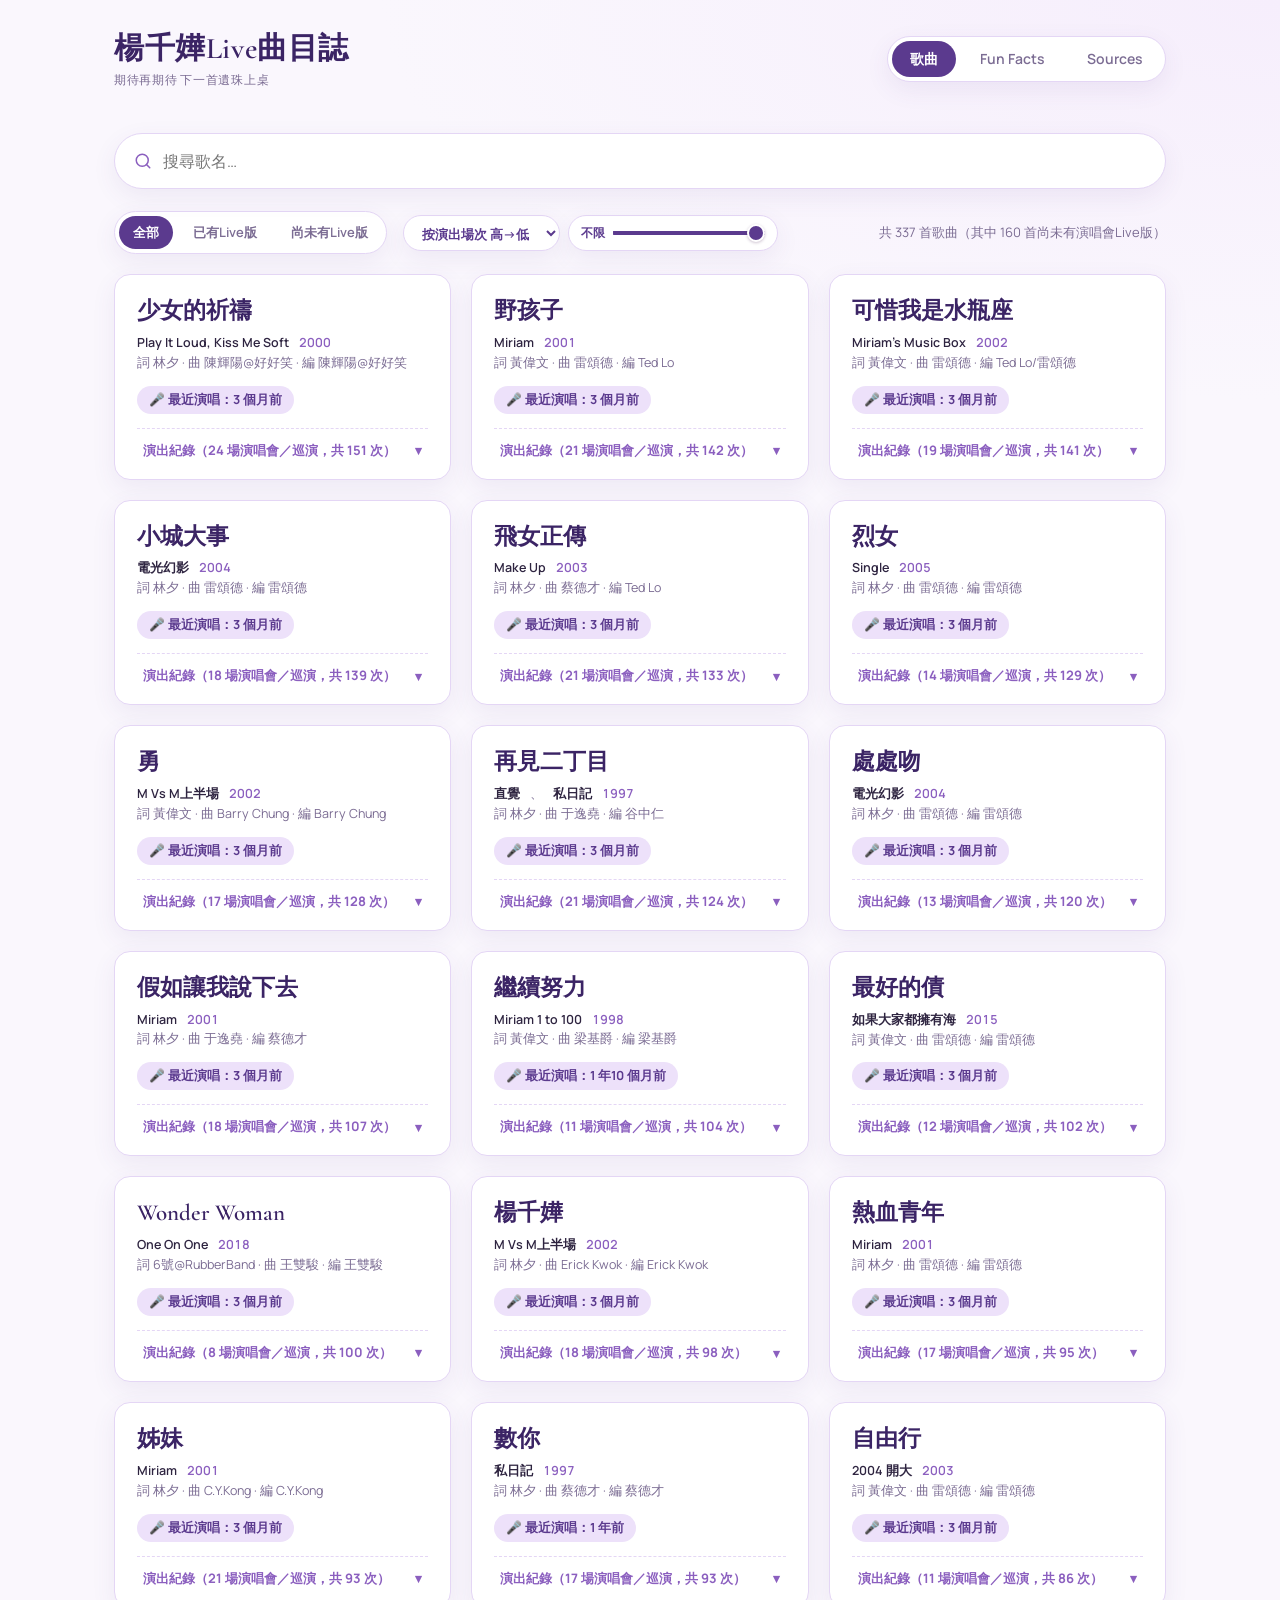
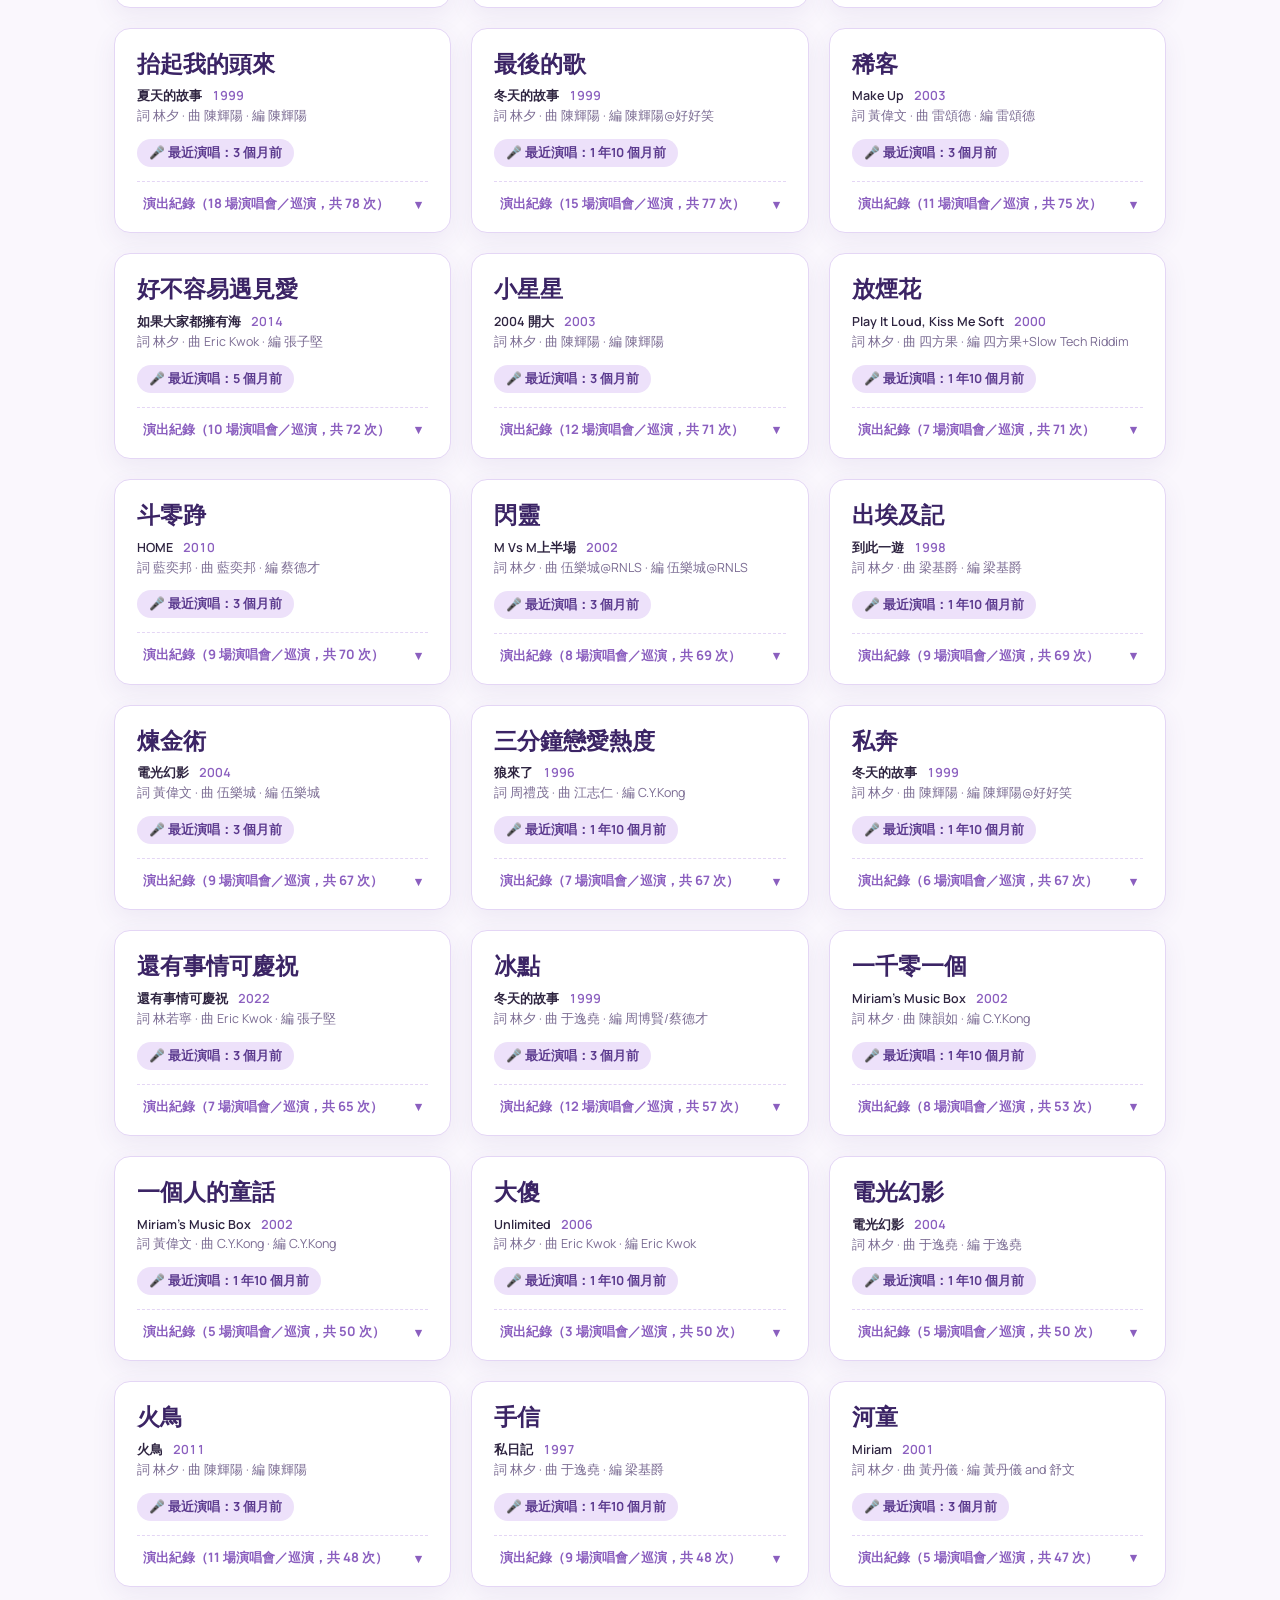
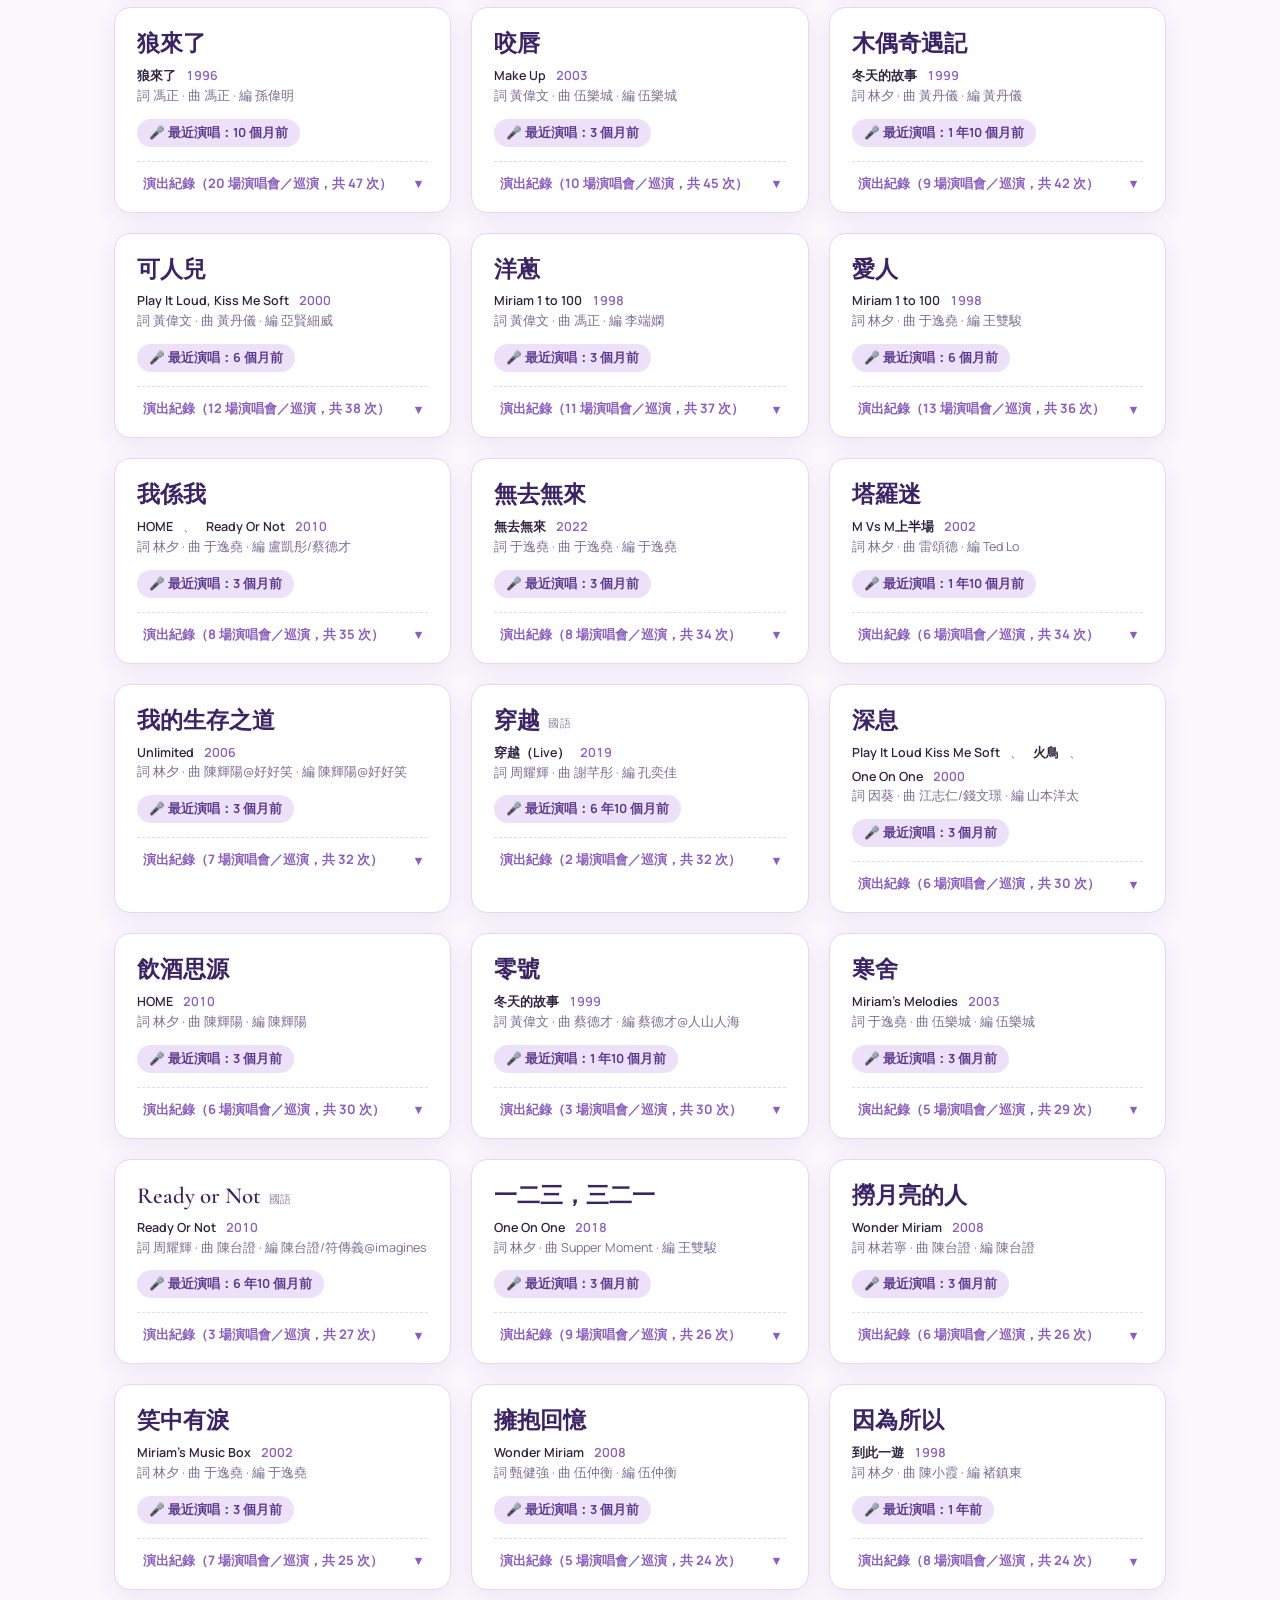
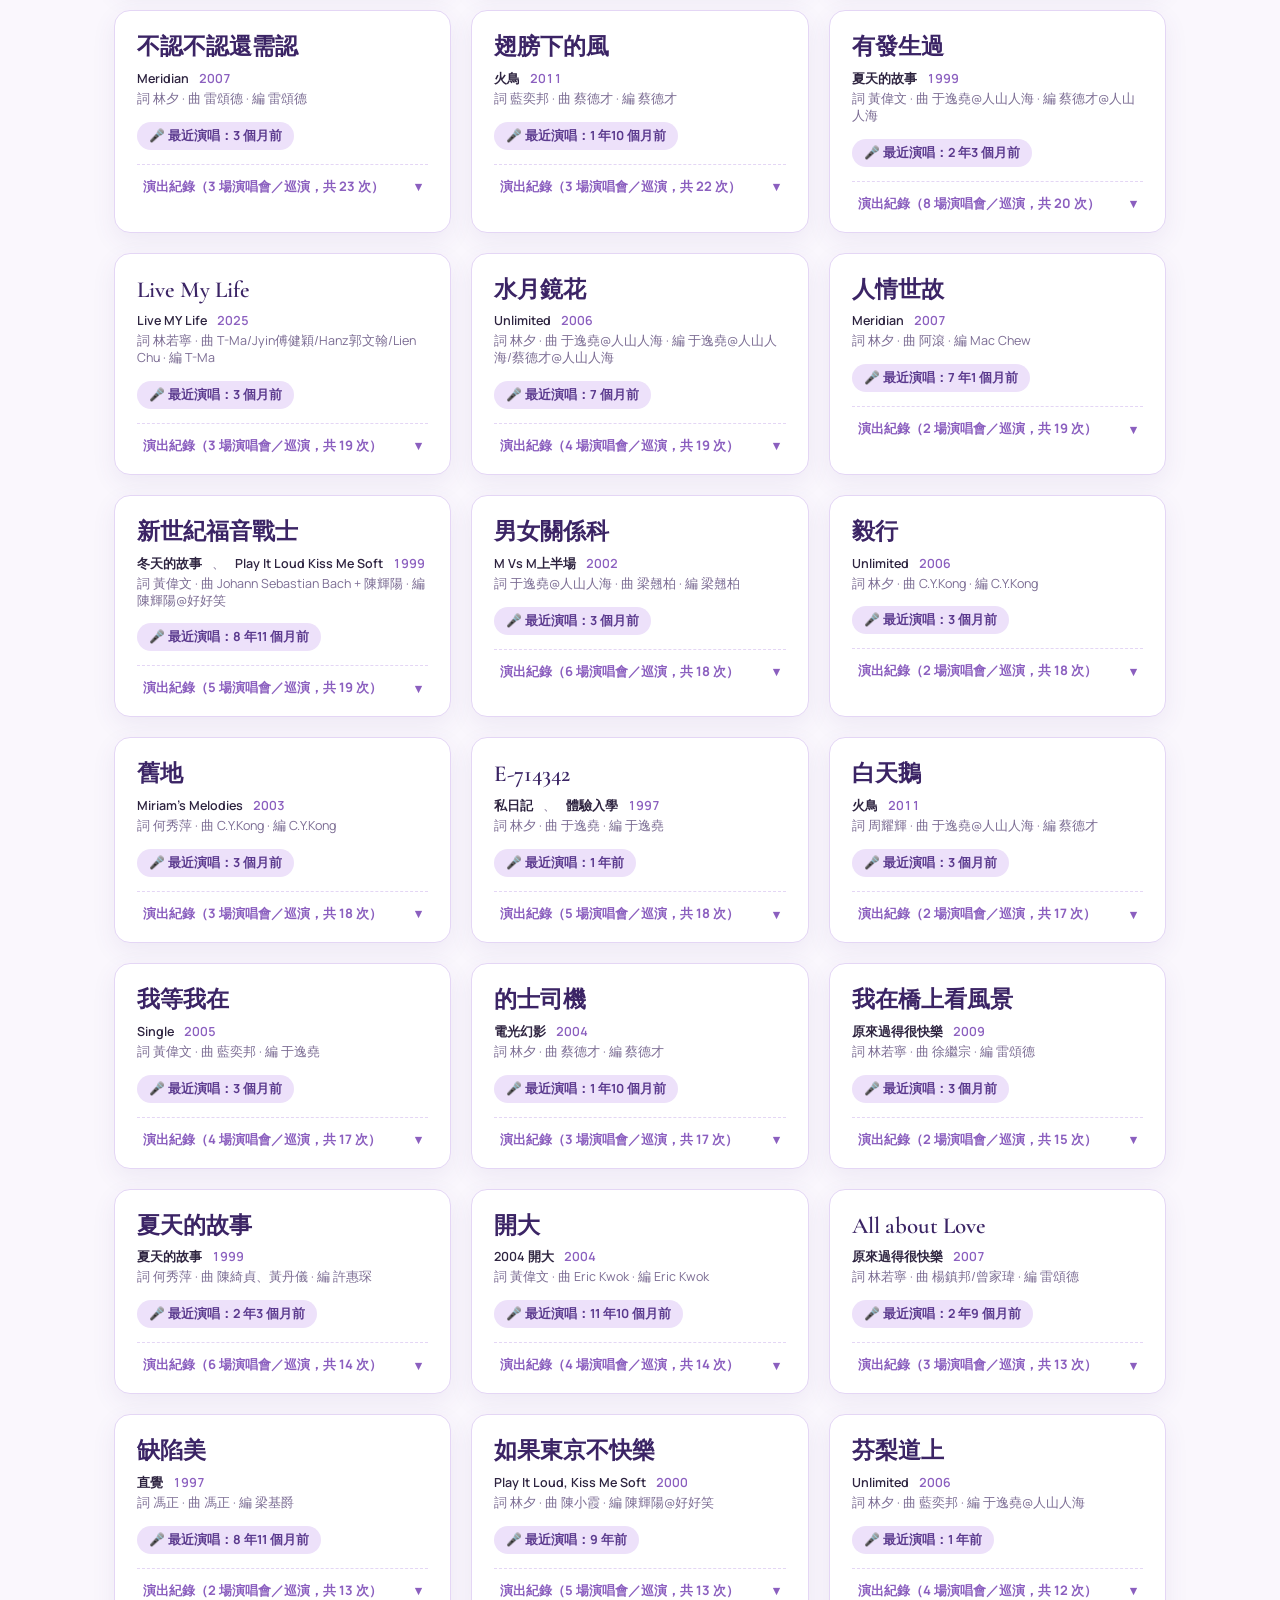
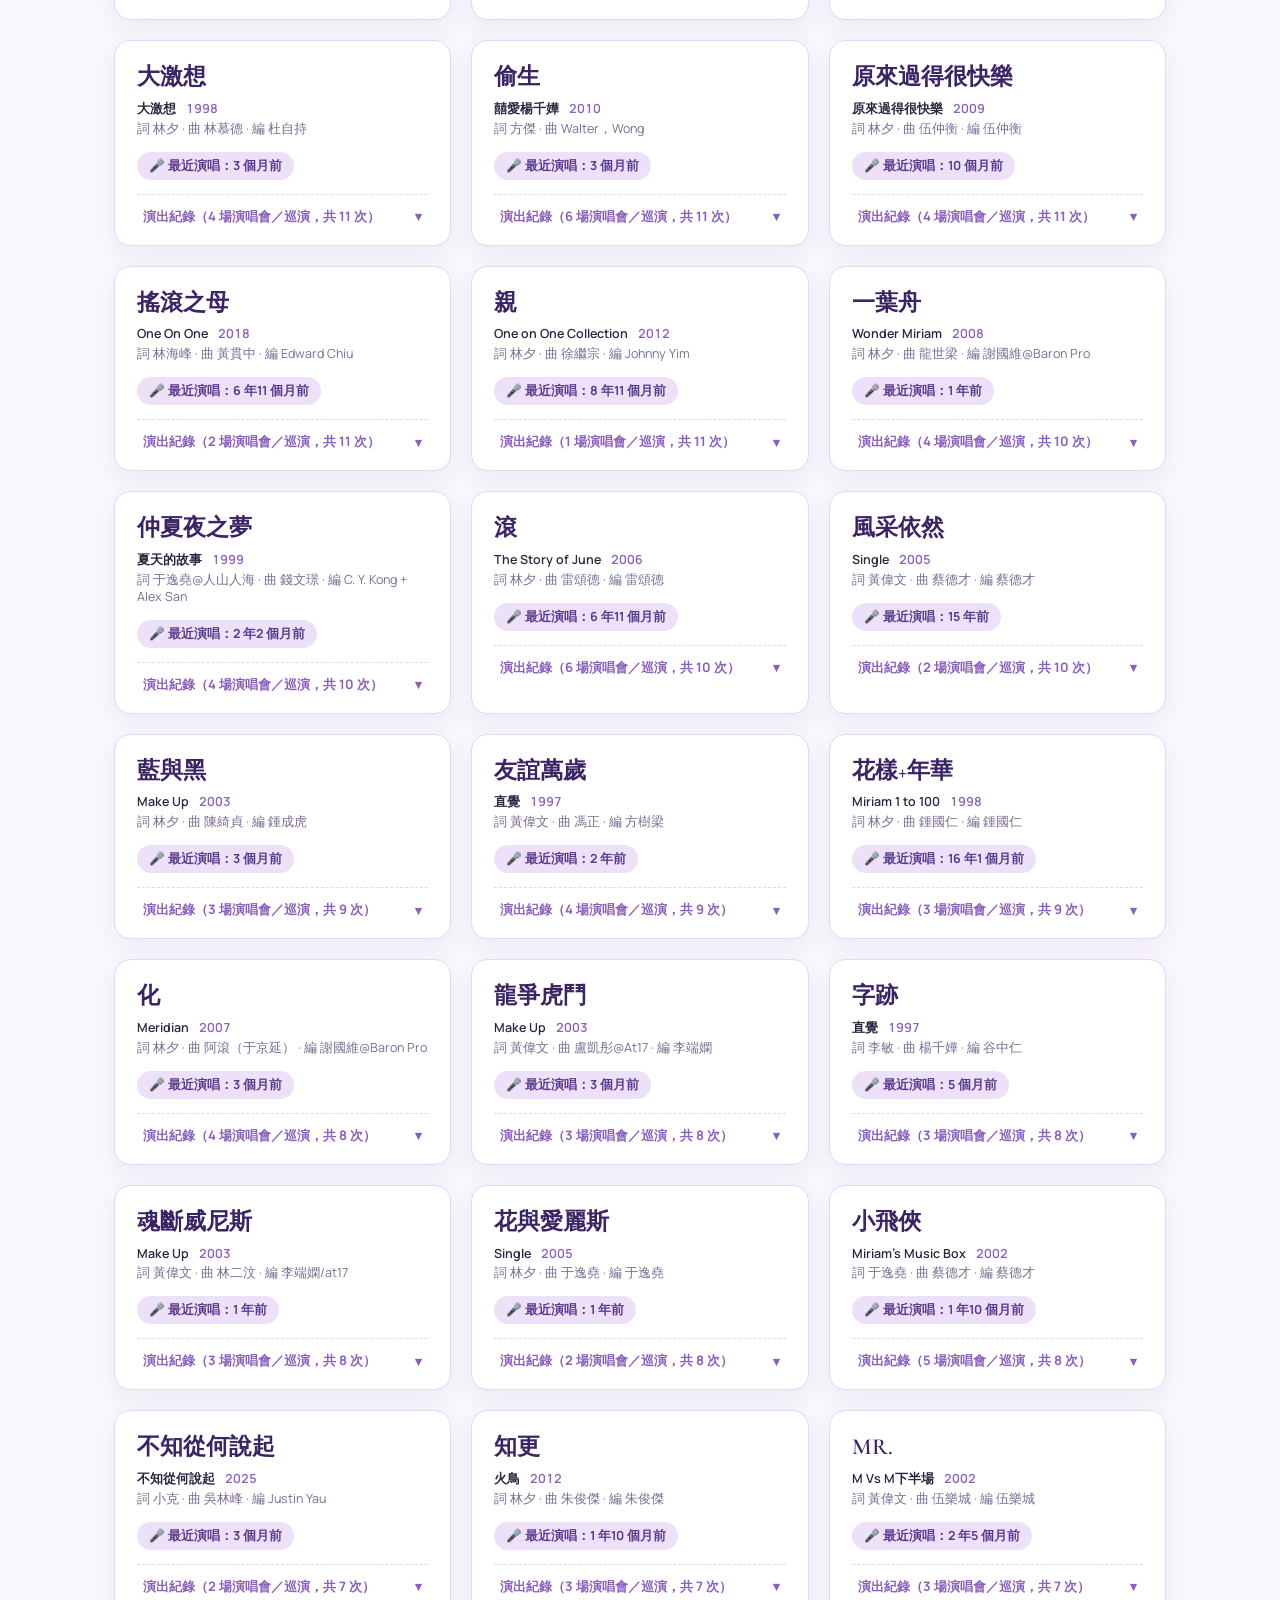
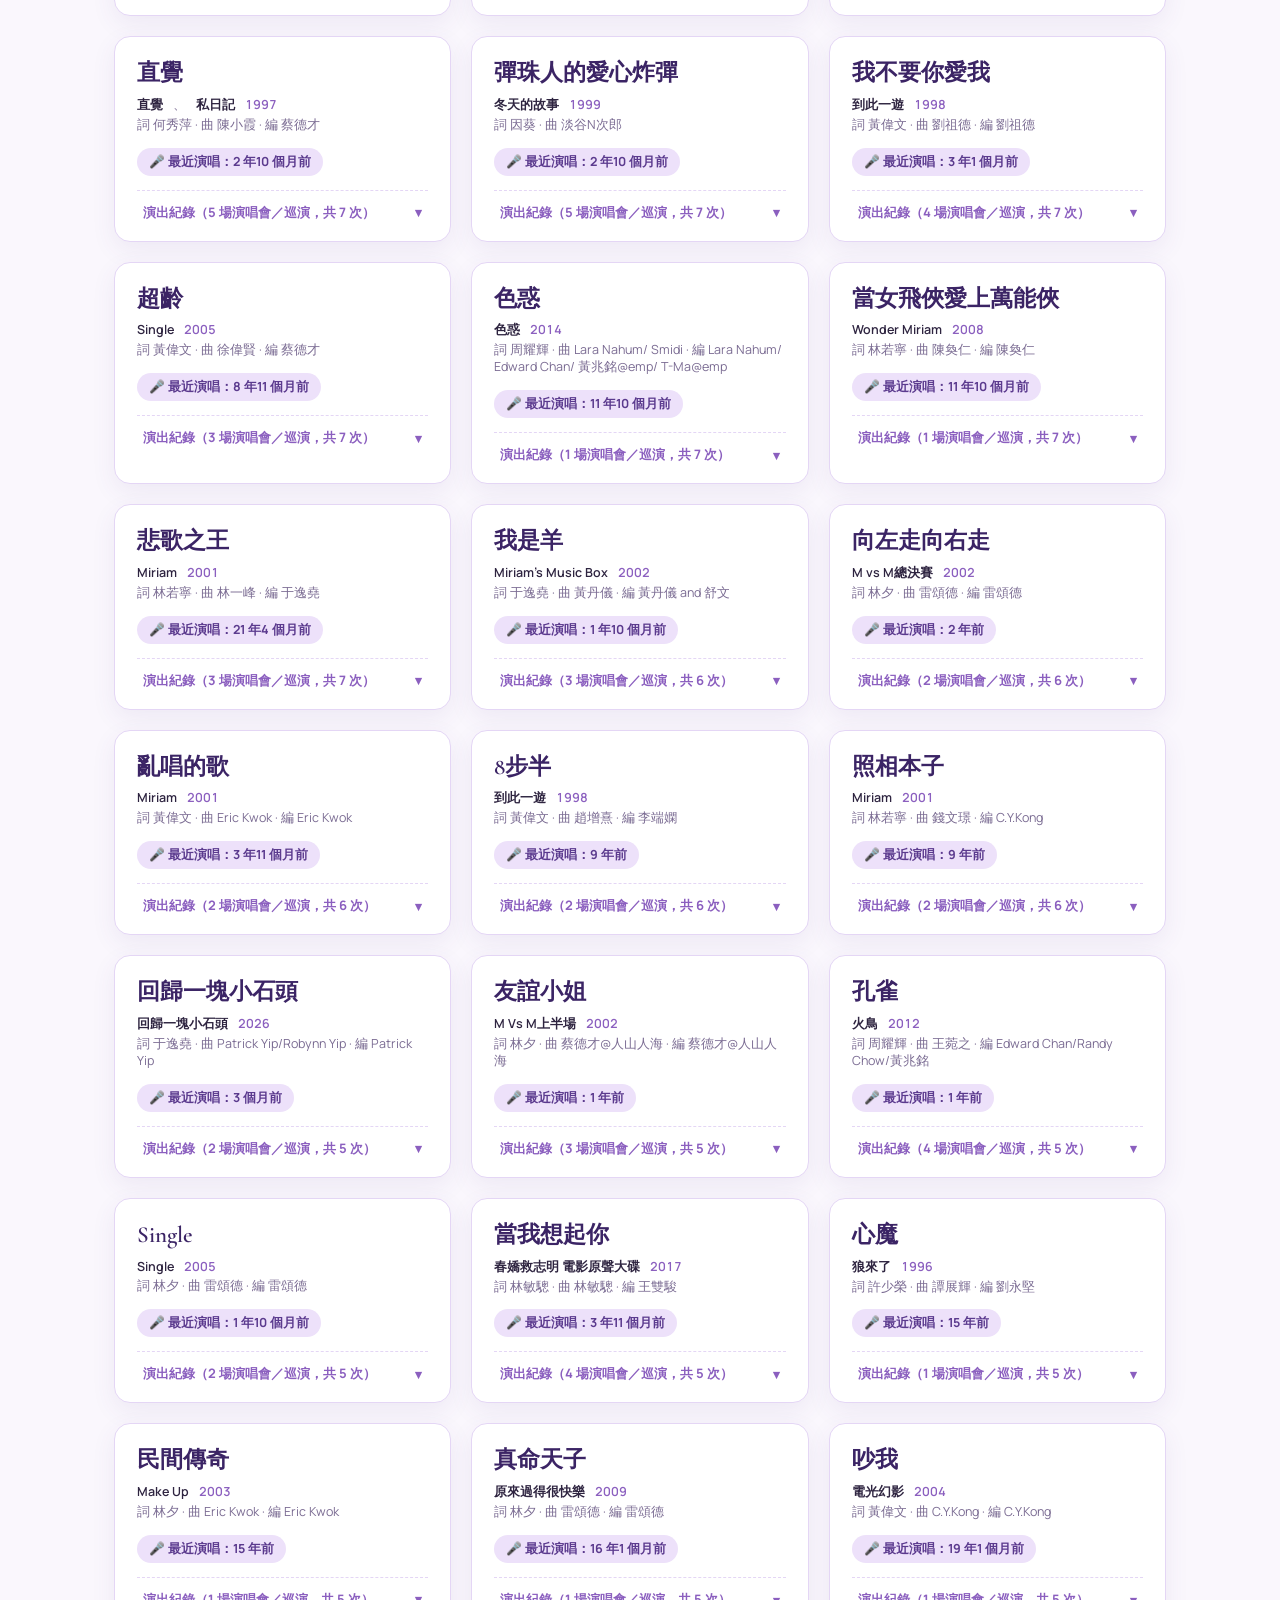
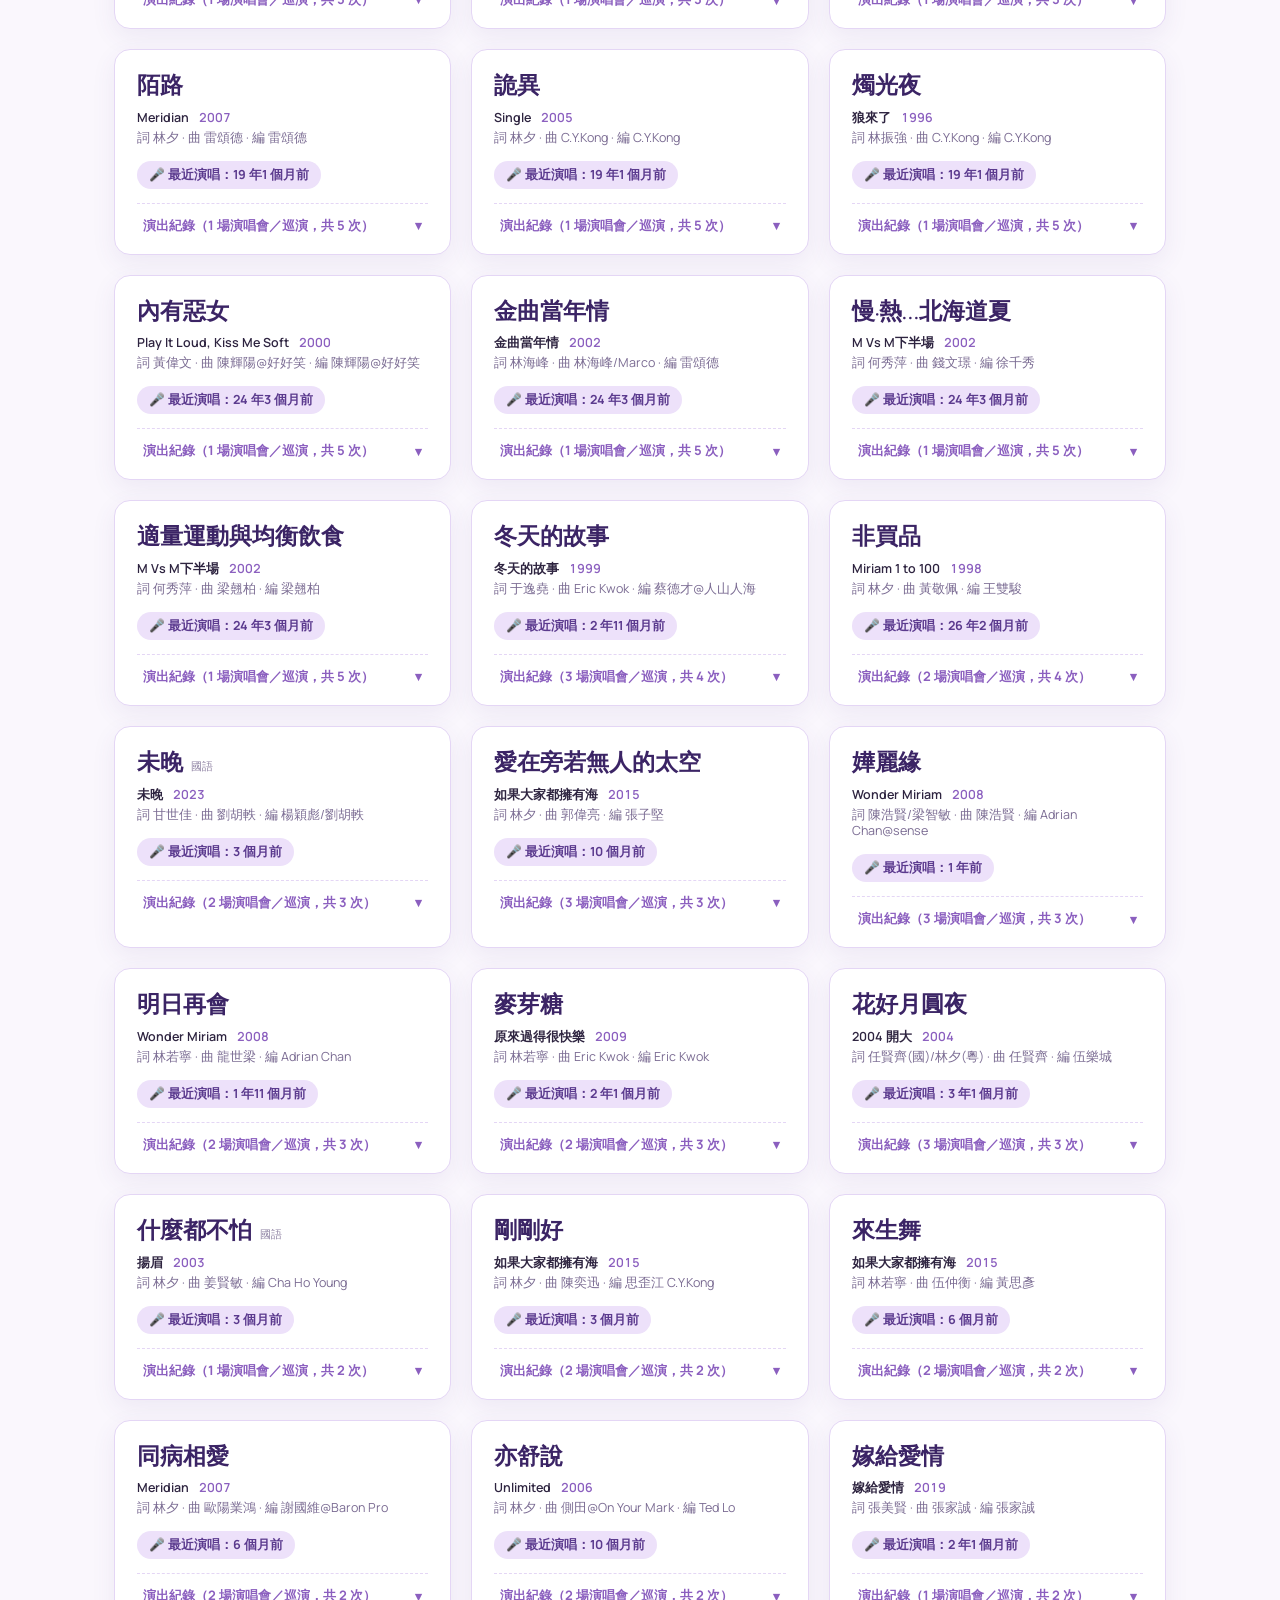
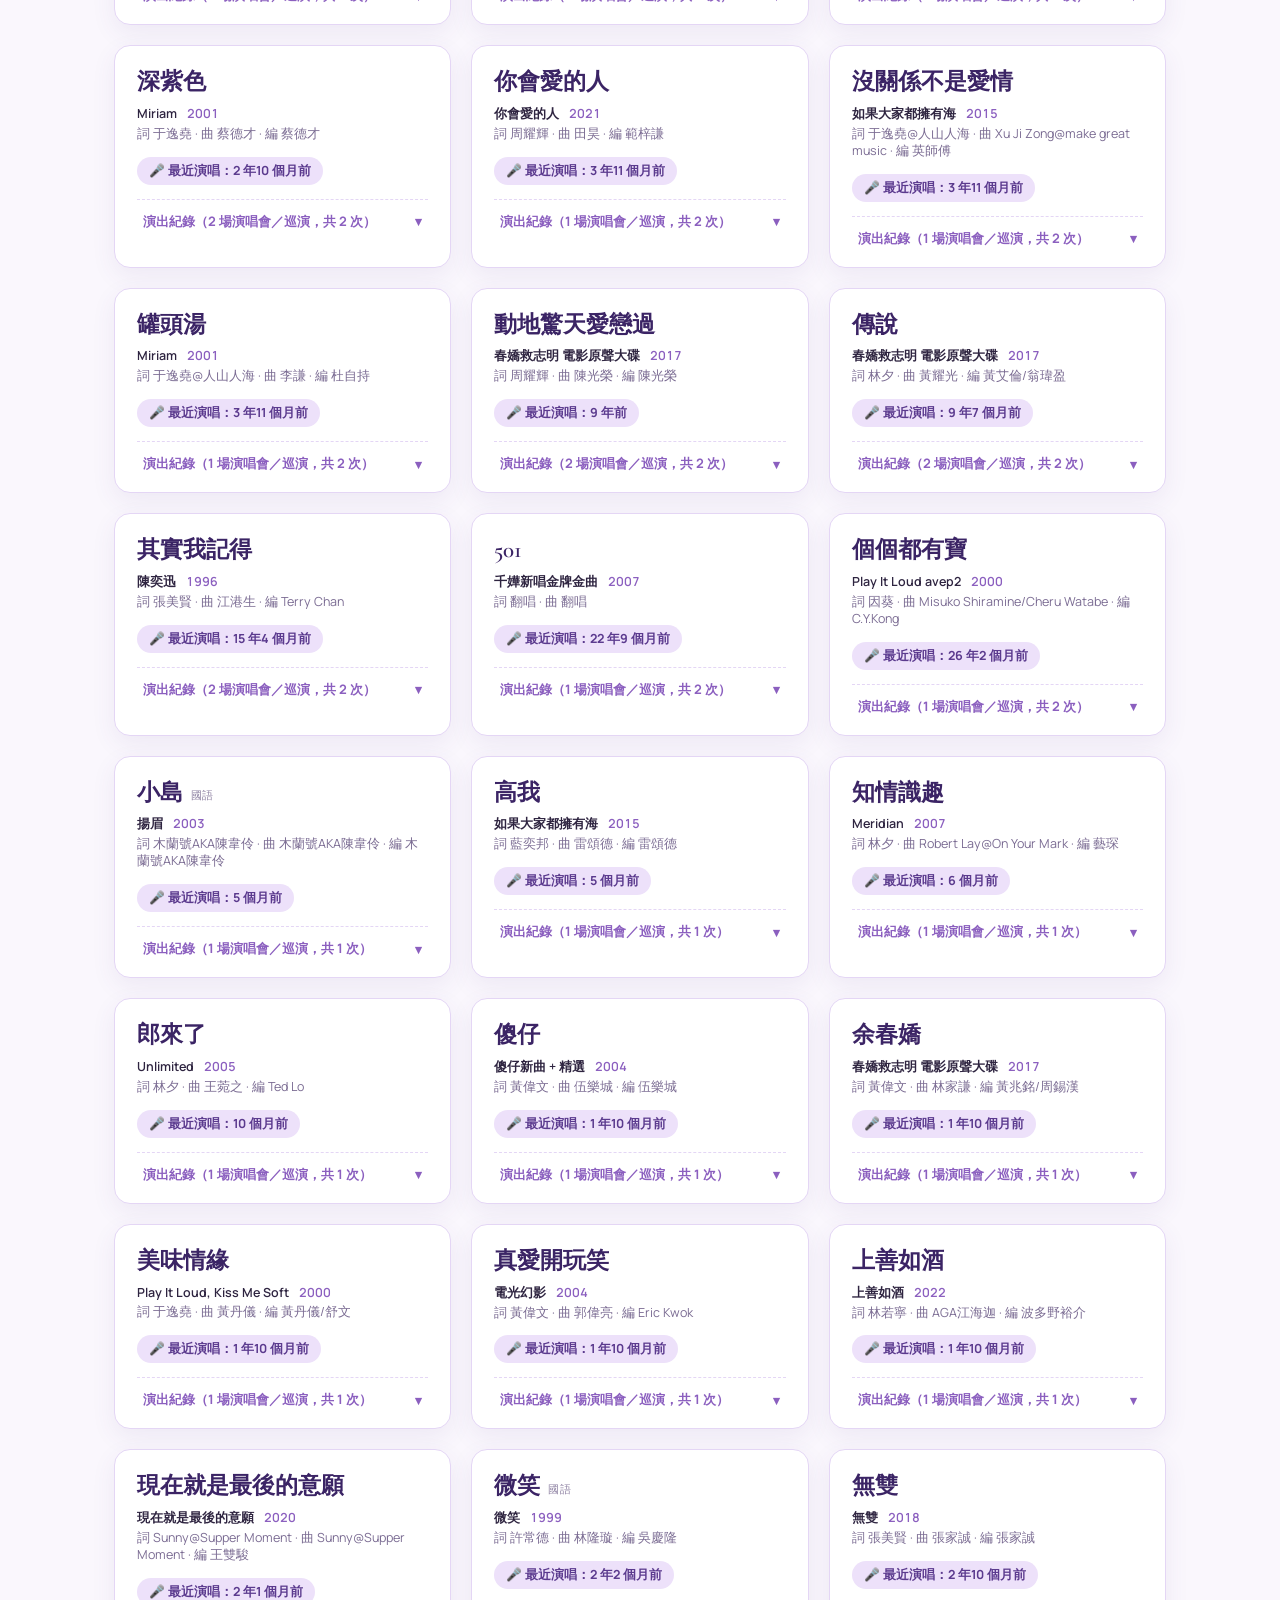
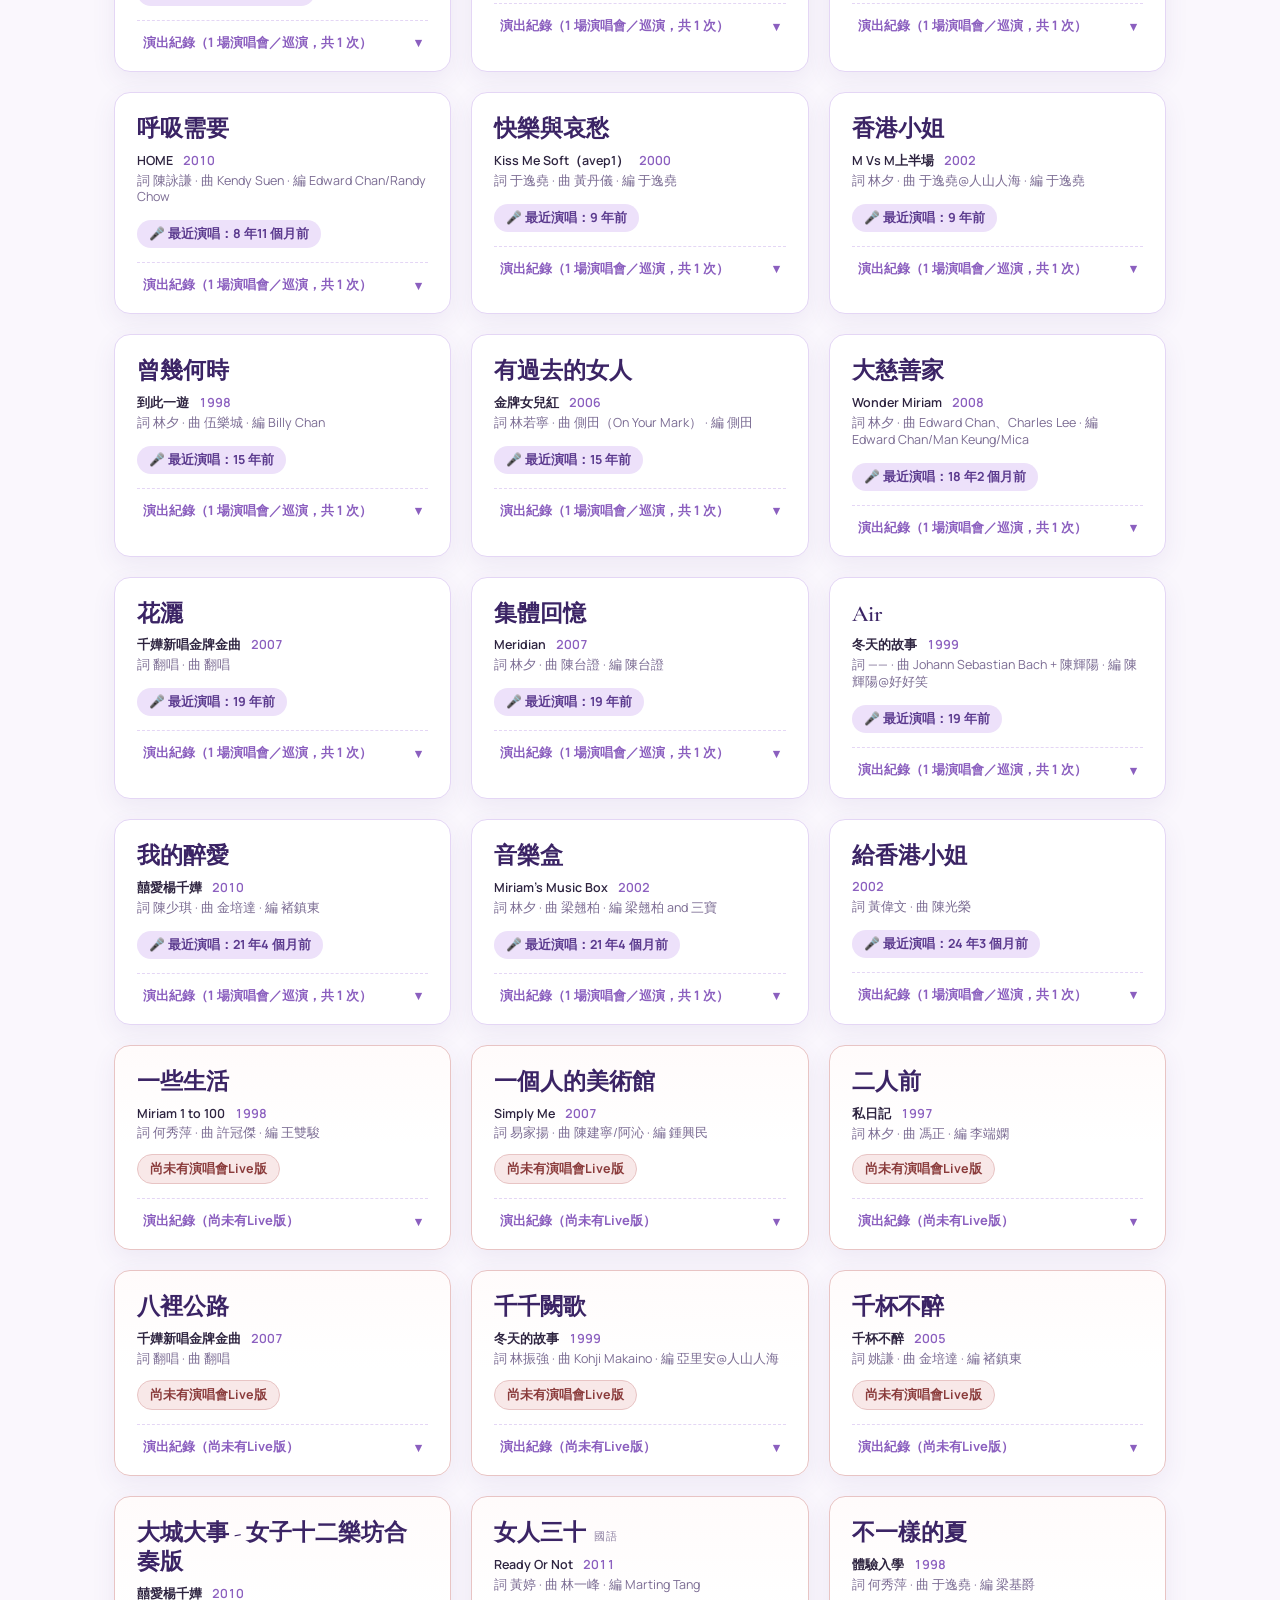
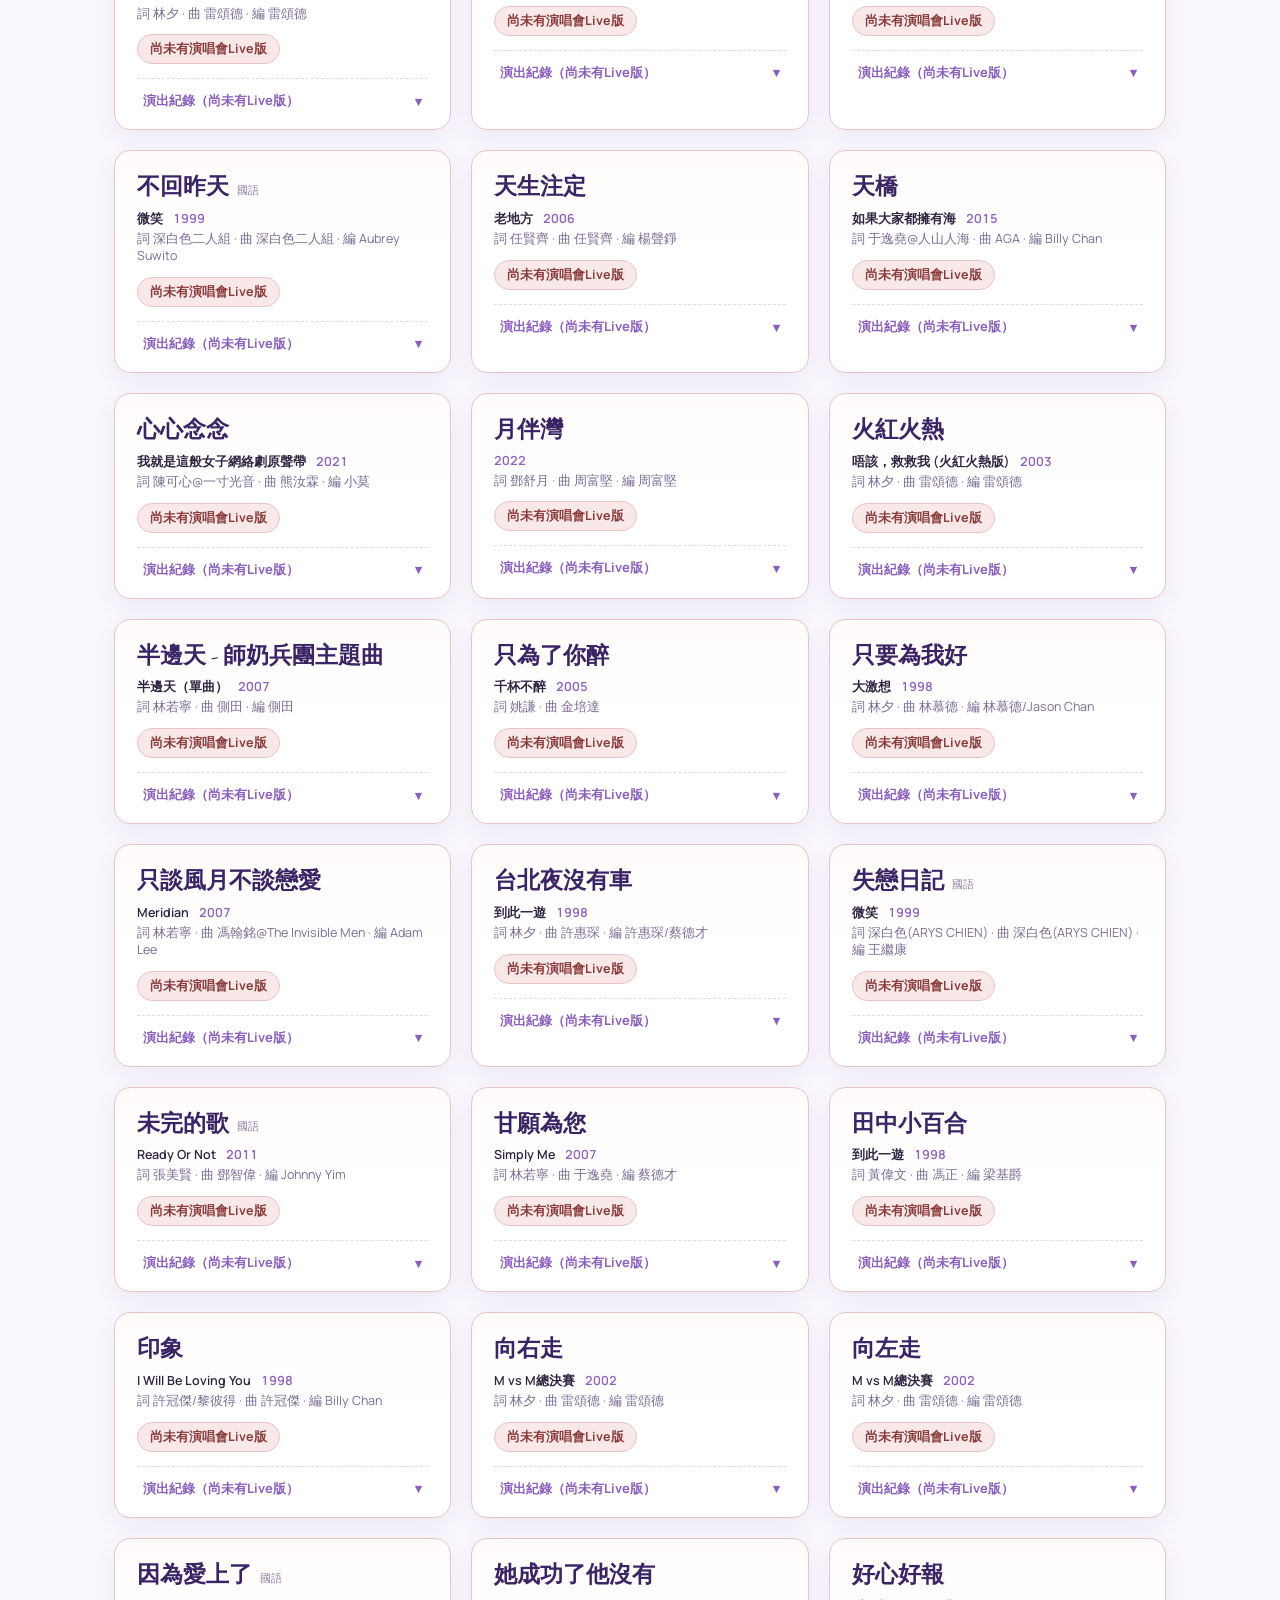
<file: index.html>
<!DOCTYPE html>
<html lang="zh-Hant">
<head>
<meta charset="UTF-8" />
<meta name="viewport" content="width=device-width, initial-scale=1.0" />
<title>楊千嬅Live曲目誌</title>
<link rel="stylesheet" href="css/styles.css" />
</head>
<body>
  <header class="site-header">
    <div class="brand">
      <a href="index.html" class="brand-title">楊千嬅Live曲目誌</a>
      <div class="brand-sub">期待再期待 下一首遺珠上桌</div>
    </div>
    <nav class="site-nav">
      <a href="index.html" class="active">歌曲</a>
      <a href="funfacts.html">Fun Facts</a>
      <a href="concerts.html">Sources</a>
    </nav>
  </header>

  <main>
    <div class="search-wrap">
      <svg class="search-icon" width="18" height="18" viewBox="0 0 24 24" fill="none" stroke="currentColor" stroke-width="2" stroke-linecap="round" stroke-linejoin="round">
        <circle cx="11" cy="11" r="8"></circle>
        <line x1="21" y1="21" x2="16.65" y2="16.65"></line>
      </svg>
      <input id="search-input" type="text" placeholder="搜尋歌名…" autocomplete="off" />
    </div>
    <div class="list-toolbar">
      <div class="filter-pills" role="group" aria-label="演出狀態篩選">
        <button type="button" class="filter-pill active" data-live-filter="all">全部</button>
        <button type="button" class="filter-pill" data-live-filter="performed">已有Live版</button>
        <button type="button" class="filter-pill" data-live-filter="never">尚未有Live版</button>
      </div>
      <div class="song-controls" id="song-controls">
        <select id="song-sort" class="song-sort" aria-label="排序">
          <option value="shows-desc">按演出場次 高→低</option>
          <option value="shows-asc">按演出場次 低→高</option>
        </select>
        <div class="silent-since" id="silent-since" title="拖曳以篩選：自該年後未再演唱的歌曲">
          <span class="silent-since-label" id="silent-since-text">不限</span>
          <input type="range" id="silent-since-year" class="silent-since-input" aria-label="自某年後未唱過" />
        </div>
      </div>
      <div class="result-count" id="result-count"></div>
    </div>

    <div class="song-grid" id="song-grid"></div>
  </main>

  <div class="modal-backdrop" id="setlist-modal" role="dialog" aria-modal="true" aria-labelledby="setlist-modal-title">
    <div class="modal-panel">
      <button type="button" class="modal-close" data-close-modal aria-label="關閉">×</button>
      <div class="modal-header">
        <div class="modal-title" id="setlist-modal-title"></div>
        <div class="modal-sub" id="setlist-modal-sub"></div>
      </div>
      <label class="session-select-label" for="setlist-session-select">場次</label>
      <select id="setlist-session-select" class="session-select"></select>
      <div class="setlist-list" id="setlist-modal-list"></div>
    </div>
  </div>

  <footer class="site-disclaimer">
    <strong>關於本站與致謝</strong>
    <p>本網站是由千嬅歌迷自發製作的非官方歌曲資料庫，整理千嬅在演唱會中的歌曲演出紀錄，方便查詢每首歌曾在哪些演唱會演出，也順便提醒哪些歌曲還未唱過live (bushi)。資料仍在持續整理，如有疏漏，歡迎指正～特別感謝羽佩與 Frankie 最初的《楊千嬅演唱會 Live 歌曲熱力圖》帶來啟發，以及羽佩的<a href="https://elaineyupei.github.io/my-live-chart/#lang=hant" target="_blank" rel="noopener noreferrer">《楊千嬅 Live 影響力係數榜》</a>整理的歌單與場次資料；亦感謝其他歌迷各平台無私分享歌單，讓這份紀錄更完整。</p>
    <p class="disclaimer-meta">設計與維護：anchun<span class="disclaimer-gap"></span><span class="last-updated" id="last-updated">最後更新：—</span></p>
  </footer>

  <script src="js/data.js"></script>
  <script src="js/overlay.js"></script>
  <script src="js/last-updated.js" defer></script>
  <script src="js/main.js" defer></script>
</body>
</html>
</file>
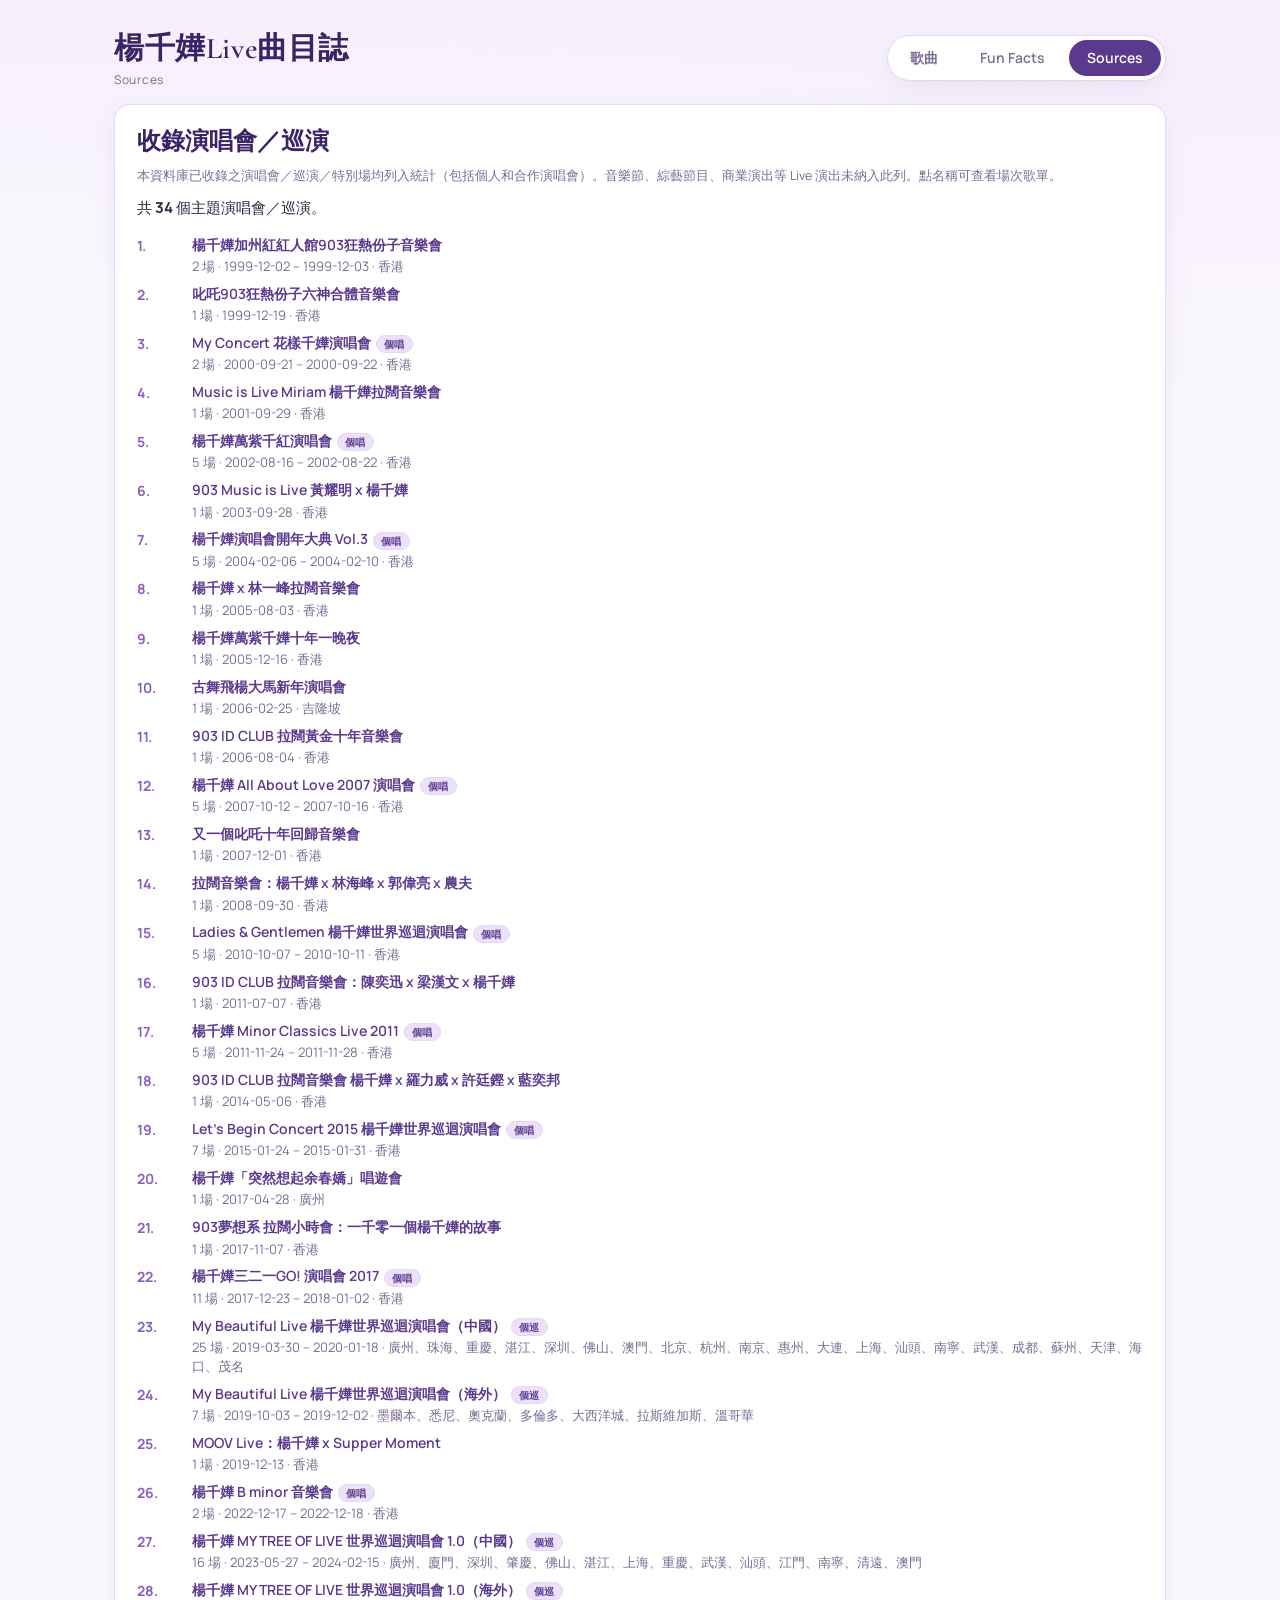
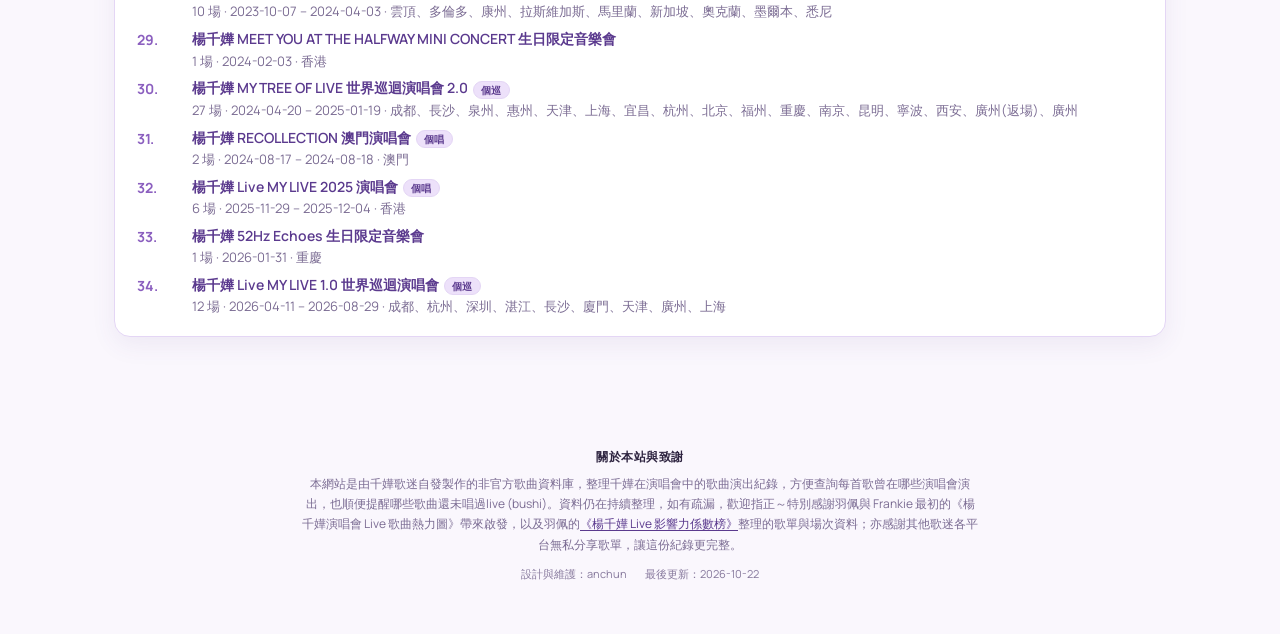
<file: concerts.html>
<!DOCTYPE html>
<html lang="zh-Hant">
<head>
<meta charset="UTF-8" />
<meta name="viewport" content="width=device-width, initial-scale=1.0" />
<title>Sources · 楊千嬅Live曲目誌</title>
<link rel="stylesheet" href="css/styles.css" />
</head>
<body>
  <header class="site-header">
    <div class="brand">
      <a href="index.html" class="brand-title">楊千嬅Live曲目誌</a>
      <div class="brand-sub">Sources</div>
    </div>
    <nav class="site-nav">
      <a href="index.html">歌曲</a>
      <a href="funfacts.html">Fun Facts</a>
      <a href="concerts.html" class="active">Sources</a>
    </nav>
  </header>

  <main>
    <div class="ff-section">
      <h2>收錄演唱會／巡演</h2>
      <p class="ff-note">本資料庫已收錄之演唱會／巡演／特別場均列入統計（包括個人和合作演唱會）。音樂節、綜藝節目、商業演出等 Live 演出未納入此列。點名稱可查看場次歌單。</p>
      <div id="concerts-root" class="ff-empty">載入中…</div>
    </div>
  </main>

  <div class="modal-backdrop" id="setlist-modal" role="dialog" aria-modal="true" aria-labelledby="setlist-modal-title">
    <div class="modal-panel">
      <button type="button" class="modal-close" data-close-modal aria-label="關閉">×</button>
      <div class="modal-header">
        <div class="modal-title" id="setlist-modal-title"></div>
        <div class="modal-sub" id="setlist-modal-sub"></div>
      </div>
      <label class="session-select-label" for="setlist-session-select">場次</label>
      <select id="setlist-session-select" class="session-select"></select>
      <div class="setlist-list" id="setlist-modal-list"></div>
    </div>
  </div>

  <footer class="site-disclaimer">
    <strong>關於本站與致謝</strong>
    <p>本網站是由千嬅歌迷自發製作的非官方歌曲資料庫，整理千嬅在演唱會中的歌曲演出紀錄，方便查詢每首歌曾在哪些演唱會演出，也順便提醒哪些歌曲還未唱過live (bushi)。資料仍在持續整理，如有疏漏，歡迎指正～特別感謝羽佩與 Frankie 最初的《楊千嬅演唱會 Live 歌曲熱力圖》帶來啟發，以及羽佩的<a href="https://elaineyupei.github.io/my-live-chart/#lang=hant" target="_blank" rel="noopener noreferrer">《楊千嬅 Live 影響力係數榜》</a>整理的歌單與場次資料；亦感謝其他歌迷各平台無私分享歌單，讓這份紀錄更完整。</p>
    <p class="disclaimer-meta">設計與維護：anchun<span class="disclaimer-gap"></span><span class="last-updated" id="last-updated">最後更新：—</span></p>
  </footer>

  <script src="js/data.js"></script>
  <script src="js/overlay.js"></script>
  <script src="js/last-updated.js"></script>
  <script src="js/concerts.js"></script>
</body>
</html>
</file>
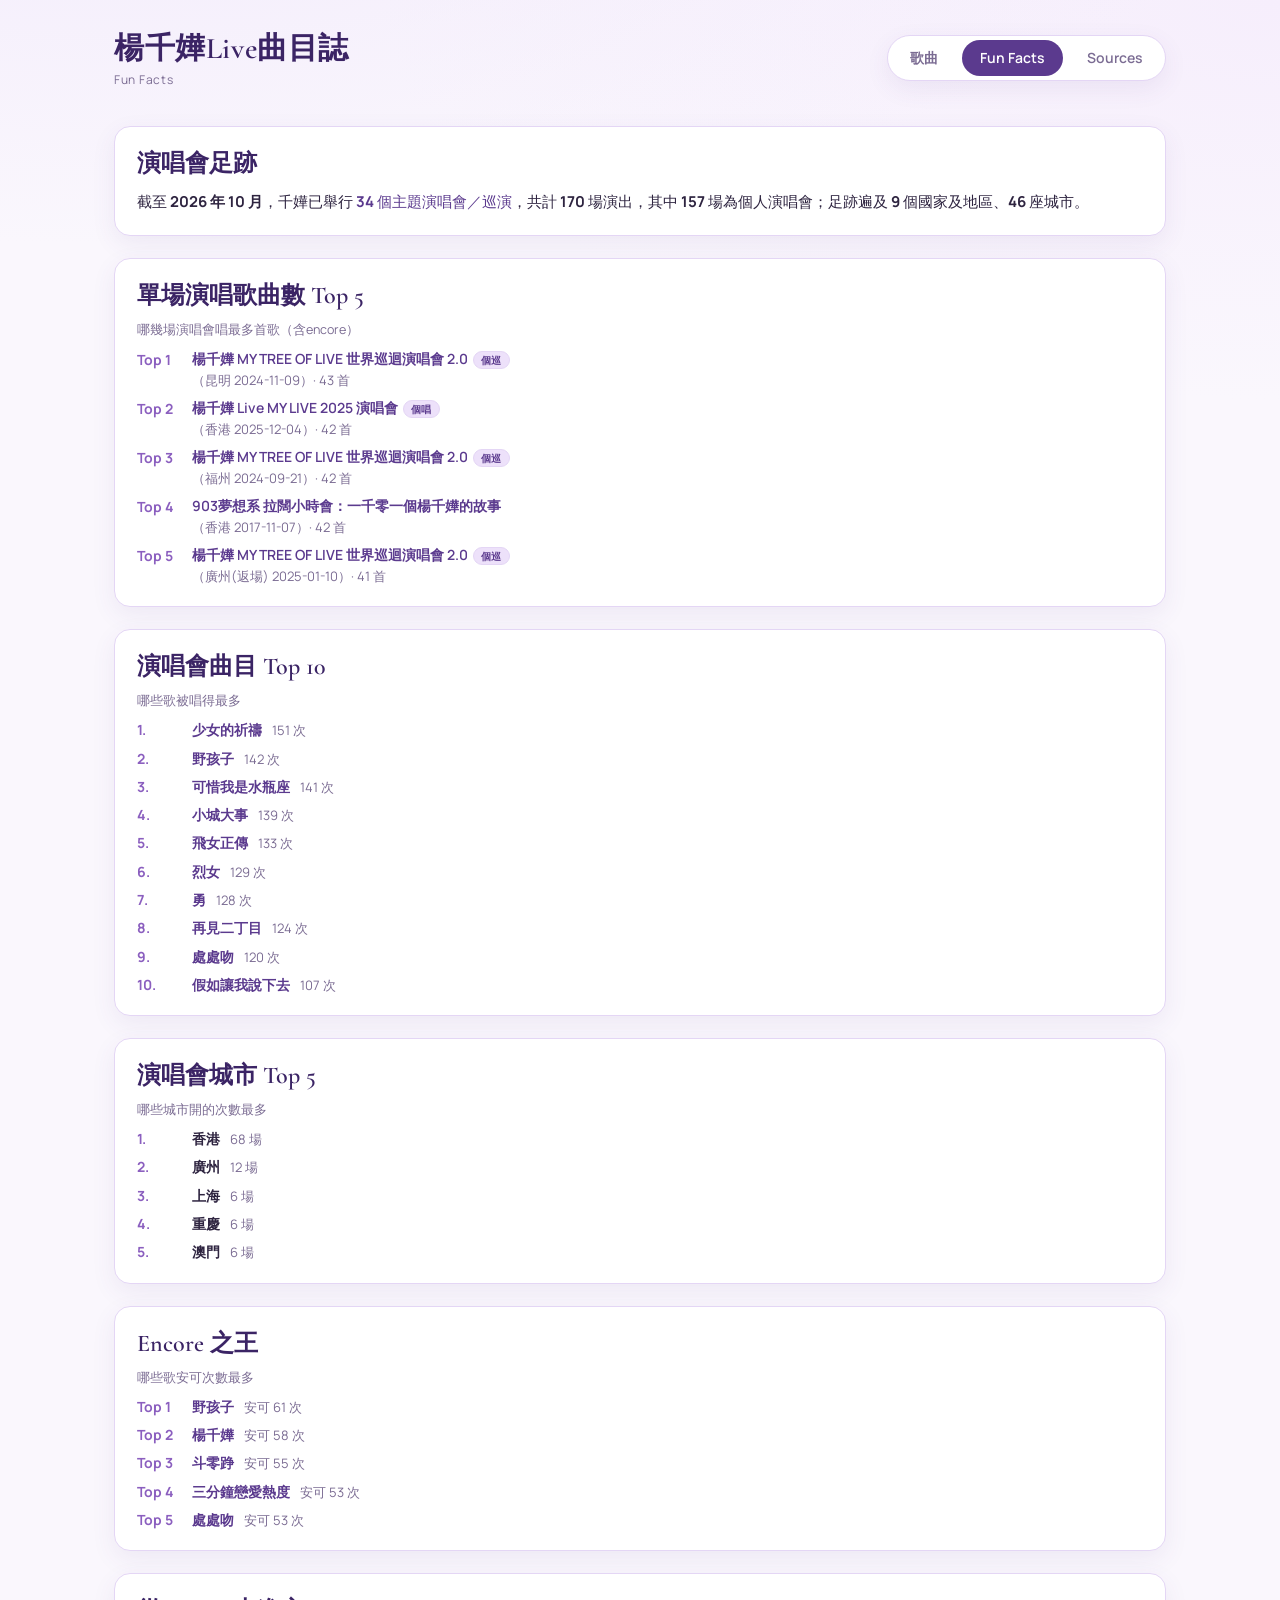
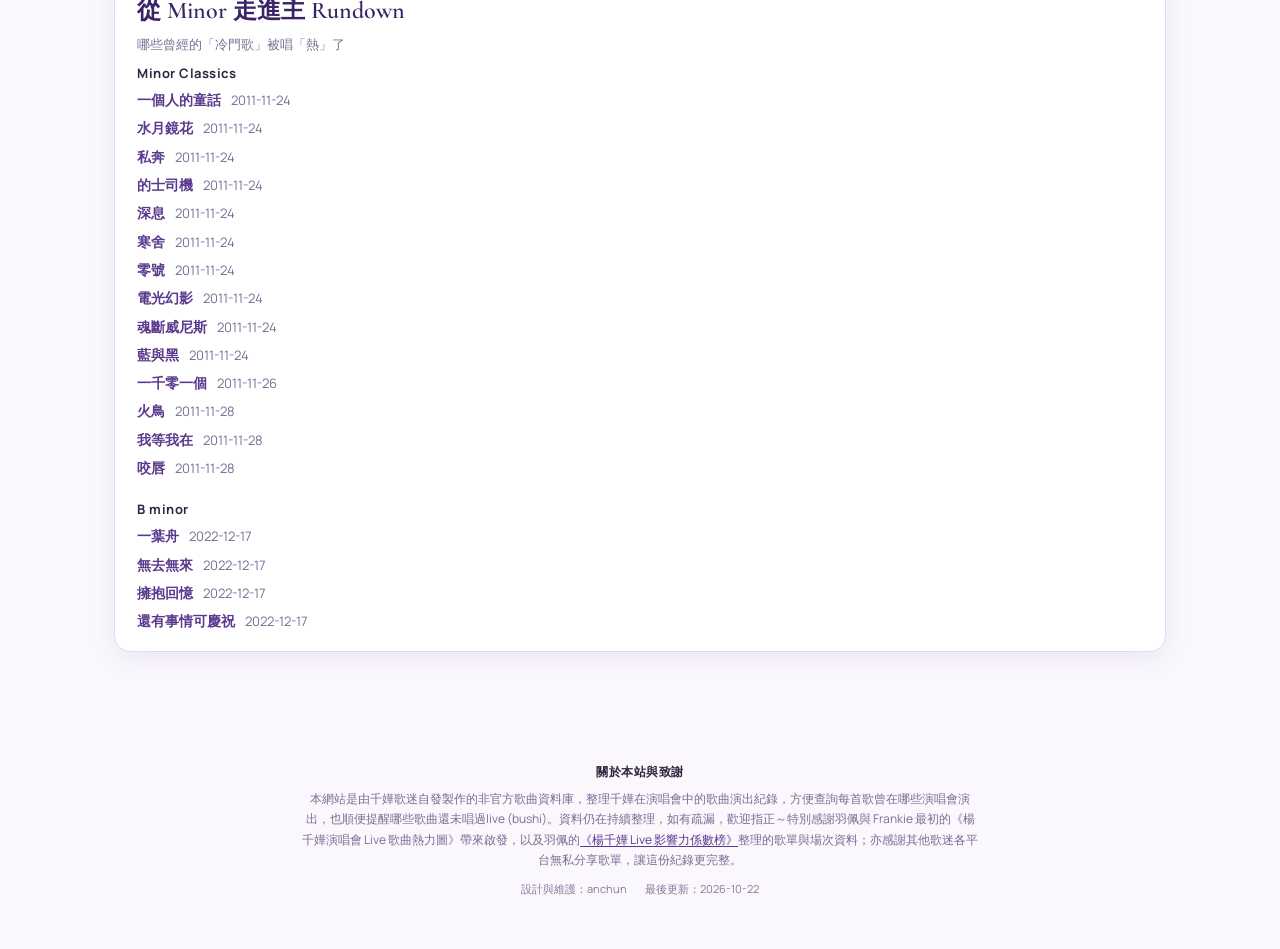
<file: funfacts.html>
<!DOCTYPE html>
<html lang="zh-Hant">
<head>
<meta charset="UTF-8" />
<meta name="viewport" content="width=device-width, initial-scale=1.0" />
<title>Fun Facts · 楊千嬅Live曲目誌</title>
<link rel="stylesheet" href="css/styles.css" />
</head>
<body>
  <header class="site-header">
    <div class="brand">
      <a href="index.html" class="brand-title">楊千嬅Live曲目誌</a>
      <div class="brand-sub">Fun Facts</div>
    </div>
    <nav class="site-nav">
      <a href="index.html">歌曲</a>
      <a href="funfacts.html" class="active">Fun Facts</a>
      <a href="concerts.html">Sources</a>
    </nav>
  </header>

  <main>
    <div id="funfacts" class="funfacts"></div>
  </main>

  <div class="modal-backdrop" id="setlist-modal" role="dialog" aria-modal="true" aria-labelledby="setlist-modal-title">
    <div class="modal-panel">
      <button type="button" class="modal-close" data-close-modal aria-label="關閉">×</button>
      <div class="modal-header">
        <div class="modal-title" id="setlist-modal-title"></div>
        <div class="modal-sub" id="setlist-modal-sub"></div>
      </div>
      <label class="session-select-label" for="setlist-session-select">場次</label>
      <select id="setlist-session-select" class="session-select"></select>
      <div class="setlist-list" id="setlist-modal-list"></div>
    </div>
  </div>

  <footer class="site-disclaimer">
    <strong>關於本站與致謝</strong>
    <p>本網站是由千嬅歌迷自發製作的非官方歌曲資料庫，整理千嬅在演唱會中的歌曲演出紀錄，方便查詢每首歌曾在哪些演唱會演出，也順便提醒哪些歌曲還未唱過live (bushi)。資料仍在持續整理，如有疏漏，歡迎指正～特別感謝羽佩與 Frankie 最初的《楊千嬅演唱會 Live 歌曲熱力圖》帶來啟發，以及羽佩的<a href="https://elaineyupei.github.io/my-live-chart/#lang=hant" target="_blank" rel="noopener noreferrer">《楊千嬅 Live 影響力係數榜》</a>整理的歌單與場次資料；亦感謝其他歌迷各平台無私分享歌單，讓這份紀錄更完整。</p>
    <p class="disclaimer-meta">設計與維護：anchun<span class="disclaimer-gap"></span><span class="last-updated" id="last-updated">最後更新：—</span></p>
  </footer>

  <script src="js/data.js"></script>
  <script src="js/overlay.js"></script>
  <script src="js/last-updated.js"></script>
  <script src="js/funfacts.js"></script>
</body>
</html>
</file>
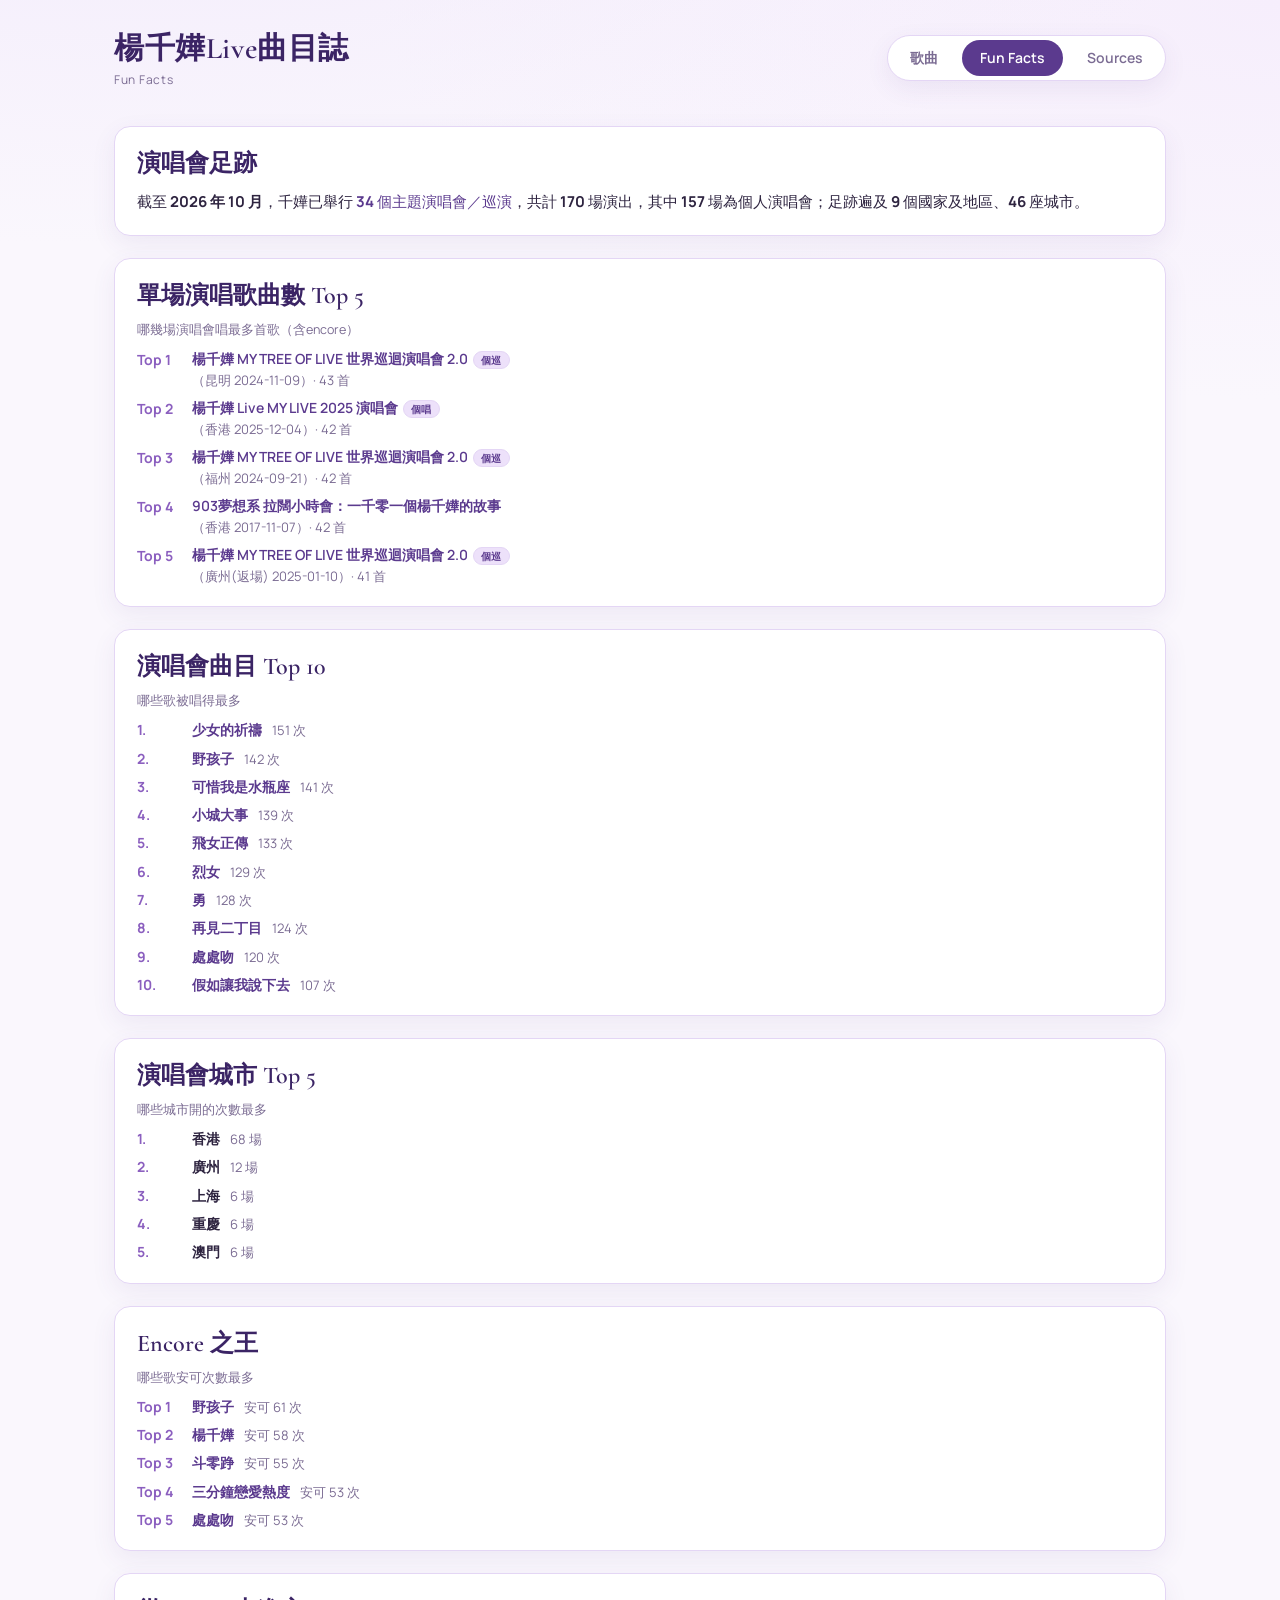
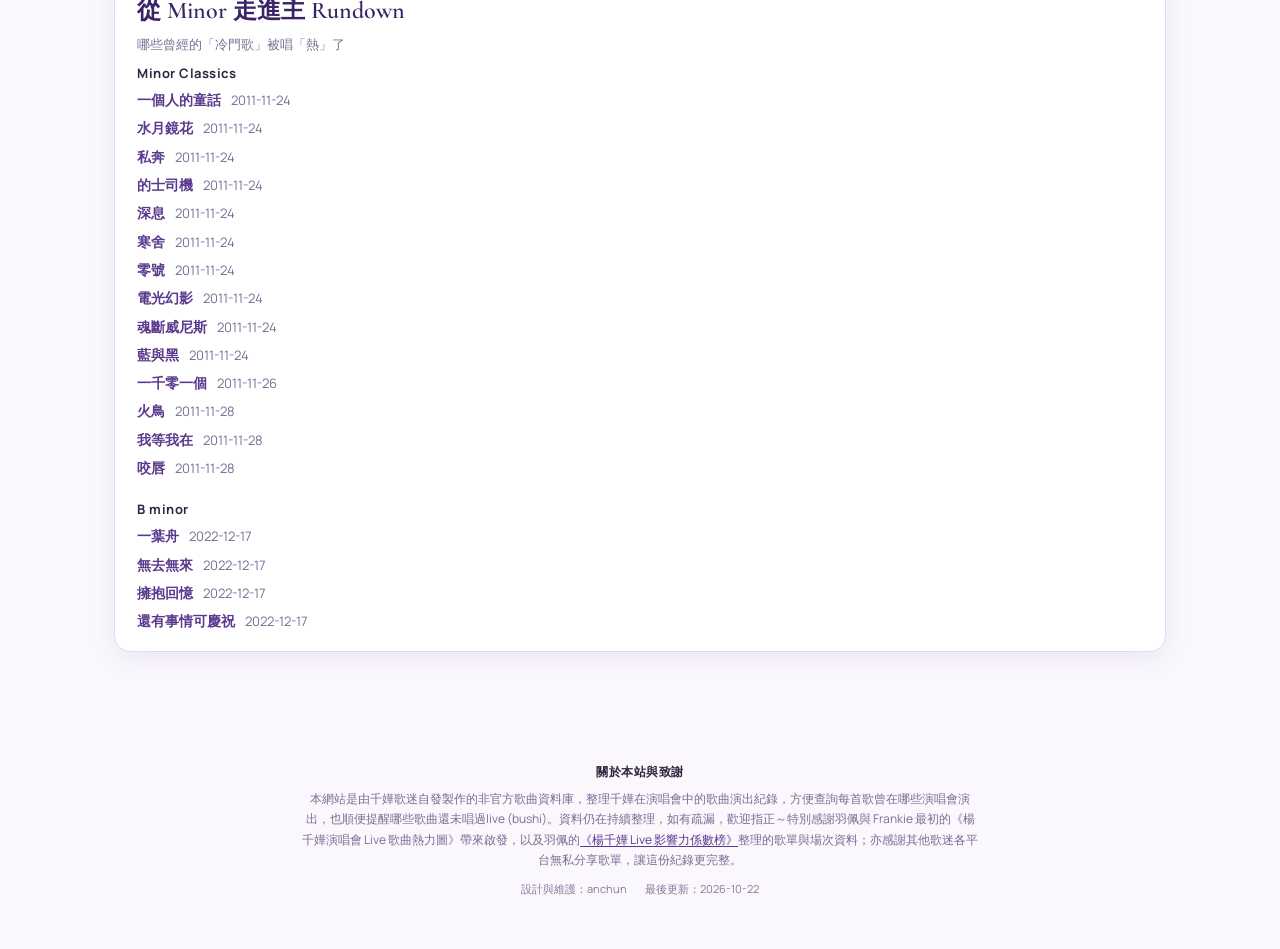
<file: ranking.html>
<!DOCTYPE html>
<html lang="zh-Hant">
<head>
<meta charset="UTF-8" />
<meta http-equiv="refresh" content="0; url=funfacts.html" />
<title>Redirecting…</title>
<script>location.replace("funfacts.html");</script>
</head>
<body>
  <p><a href="funfacts.html">前往 Fun Facts</a></p>
</body>
</html>
</file>
<file: css/styles.css>
@import url('https://fonts.googleapis.com/css2?family=Cormorant+Garamond:ital,wght@0,500;0,600;1,500&family=Manrope:wght@400;500;600;700&display=swap');

:root{
  --bg: #FAF7FD;
  --bg-alt: #F1E9FB;
  --surface: #FFFFFF;
  --purple-900: #3B2465;
  --purple-700: #5B3A8E;
  --purple-500: #8B5FBF;
  --purple-300: #C9AEEA;
  --purple-150: #EDE1FA;
  --rose: #C0699E;
  --rose-deep: #9C4A80;
  --text: #2E2440;
  --text-muted: #7B6C93;
  --border: #E4D6F5;
  --shadow: 0 8px 24px rgba(91, 58, 142, 0.08);
  --shadow-hover: 0 14px 32px rgba(91, 58, 142, 0.14);
  --radius: 16px;
}

*{box-sizing:border-box;}

html{scroll-behavior:smooth;}

body{
  margin:0;
  background:
    radial-gradient(1200px 500px at 10% -10%, var(--bg-alt), transparent),
    radial-gradient(900px 400px at 100% 0%, #F6EEFC, transparent),
    var(--bg);
  color:var(--text);
  font-family:'Manrope', sans-serif;
  min-height:100vh;
}

a{color:inherit;}

.site-header{
  display:flex;
  align-items:center;
  justify-content:space-between;
  max-width:1100px;
  margin:0 auto;
  padding:28px 24px 8px;
}

.brand{
  display:flex;
  flex-direction:column;
  gap:2px;
}

.brand-title{
  font-family:'Cormorant Garamond', serif;
  font-weight:600;
  font-size:30px;
  color:var(--purple-900);
  letter-spacing:0.02em;
  text-decoration:none;
}

a.brand-title:hover{
  color:var(--purple-700);
}

.brand-sub{
  font-size:12px;
  letter-spacing:0.06em;
  color:var(--text-muted);
}

.site-nav{
  display:flex;
  gap:6px;
  background:var(--surface);
  border:1px solid var(--border);
  border-radius:999px;
  padding:4px;
  box-shadow:var(--shadow);
}

.site-nav a{
  text-decoration:none;
  font-size:14px;
  font-weight:600;
  color:var(--text-muted);
  padding:8px 18px;
  border-radius:999px;
  transition:background .18s ease, color .18s ease;
}

.site-nav a.active,
.site-nav a:hover{
  background:var(--purple-700);
  color:#fff;
}

main{
  max-width:1100px;
  margin:0 auto;
  padding:8px 24px 80px;
}

.search-wrap{
  margin:28px 0 32px;
  position:relative;
}

.search-wrap input{
  width:100%;
  font-family:'Manrope', sans-serif;
  font-size:16px;
  padding:16px 20px 16px 48px;
  border-radius:999px;
  border:1px solid var(--border);
  background:var(--surface);
  box-shadow:var(--shadow);
  color:var(--text);
  outline:none;
  transition:box-shadow .2s ease, border-color .2s ease;
}

.search-wrap input:focus{
  border-color:var(--purple-500);
  box-shadow:0 0 0 4px var(--purple-150), var(--shadow);
}

.search-icon{
  position:absolute;
  left:20px;
  top:50%;
  transform:translateY(-50%);
  color:var(--purple-500);
  pointer-events:none;
}

.result-count{
  font-size:13px;
  color:var(--text-muted);
  margin:0;
}

.list-toolbar{
  display:flex;
  flex-wrap:wrap;
  align-items:center;
  justify-content:space-between;
  gap:10px 16px;
  margin:-10px 0 20px;
}

.list-toolbar .filter-pills{
  flex:0 0 auto;
}

.song-controls{
  display:flex;
  flex-wrap:nowrap;
  gap:8px;
  align-items:center;
  flex:1 1 auto;
  min-width:0;
}

.song-controls[hidden]{
  display:none;
}

.silent-since{
  display:flex;
  align-items:center;
  gap:8px;
  flex:0 0 auto;
  height:36px;
  min-width:210px;
  max-width:100%;
  padding:0 12px;
  background:var(--surface);
  border:1px solid var(--border);
  border-radius:999px;
  box-shadow:var(--shadow);
}

.silent-since-label{
  flex:0 0 auto;
  font-size:12px;
  font-weight:700;
  color:var(--purple-700);
  white-space:nowrap;
  font-variant-numeric:tabular-nums;
}

.silent-since-input{
  --silent-pct: 100%;
  flex:1 1 auto;
  width:120px;
  min-width:120px;
  height:24px;
  margin:0;
  padding:0;
  -webkit-appearance:none;
  appearance:none;
  background:linear-gradient(
    to right,
    var(--purple-700) 0%,
    var(--purple-700) var(--silent-pct),
    var(--purple-150) var(--silent-pct),
    var(--purple-150) 100%
  );
  background-repeat:no-repeat;
  background-position:center;
  background-size:100% 4px;
  border-radius:999px;
  cursor:pointer;
  touch-action:pan-y;
}

.silent-since-input:focus{
  outline:2px solid var(--purple-300);
  outline-offset:2px;
}

.silent-since-input::-webkit-slider-runnable-track{
  height:4px;
  border-radius:999px;
  background:transparent;
}

.silent-since-input::-webkit-slider-thumb{
  -webkit-appearance:none;
  appearance:none;
  width:18px;
  height:18px;
  margin-top:-7px;
  border-radius:50%;
  background:var(--purple-700);
  border:2px solid #fff;
  box-shadow:0 1px 3px rgba(80,40,90,.28);
  cursor:grab;
}

.silent-since-input:active::-webkit-slider-thumb{
  cursor:grabbing;
}

.silent-since-input::-moz-range-track{
  height:4px;
  border-radius:999px;
  background:transparent;
  border:none;
}

.silent-since-input::-moz-range-thumb{
  width:18px;
  height:18px;
  border-radius:50%;
  background:var(--purple-700);
  border:2px solid #fff;
  box-shadow:0 1px 3px rgba(80,40,90,.28);
  cursor:grab;
}

@media (max-width:640px){
  .song-controls{
    flex-wrap:wrap;
    width:100%;
  }
  .silent-since{
    width:100%;
  }
  .silent-since-input{
    min-width:0;
  }
}

.filter-pills{
  display:flex;
  flex-wrap:wrap;
  gap:6px;
  background:var(--surface);
  border:1px solid var(--border);
  border-radius:999px;
  padding:4px;
  box-shadow:var(--shadow);
}

.filter-pill{
  border:none;
  background:transparent;
  color:var(--text-muted);
  font-family:'Manrope', sans-serif;
  font-size:13px;
  font-weight:600;
  padding:7px 14px;
  border-radius:999px;
  cursor:pointer;
  transition:background .15s ease, color .15s ease;
}

.filter-pill:hover{
  color:var(--purple-700);
}

.filter-pill.active{
  background:var(--purple-700);
  color:#fff;
}

.song-sort{
  flex:0 0 auto;
  font-family:'Manrope', sans-serif;
  font-size:13px;
  font-weight:600;
  color:var(--purple-700);
  background:var(--surface);
  border:1px solid var(--border);
  border-radius:999px;
  padding:8px 14px;
  height:36px;
  box-shadow:var(--shadow);
  cursor:pointer;
  max-width:100%;
}

.song-sort:focus{
  outline:2px solid var(--purple-300);
  outline-offset:2px;
}

.song-sort[hidden]{
  display:none;
}

.song-grid{
  display:grid;
  grid-template-columns:repeat(auto-fill, minmax(320px, 1fr));
  gap:20px;
}

.song-card{
  background:var(--surface);
  border:1px solid var(--border);
  border-radius:var(--radius);
  padding:22px 22px 18px;
  box-shadow:var(--shadow);
  transition:box-shadow .2s ease, transform .2s ease;
}

.song-card:hover{
  box-shadow:var(--shadow-hover);
  transform:translateY(-2px);
}

.song-card-top{
  display:flex;
  align-items:flex-start;
  justify-content:space-between;
  gap:12px;
}

.song-title{
  font-family:'Cormorant Garamond', serif;
  font-weight:600;
  font-size:23px;
  color:var(--purple-900);
  line-height:1.25;
}

button.song-title{
  display:block;
  width:100%;
  margin:0;
  padding:0;
  border:none;
  background:transparent;
  text-align:left;
  cursor:pointer;
}

button.song-title:hover{
  color:var(--purple-700);
}

.song-lang{
  margin-left:8px;
  font-family:'Manrope', sans-serif;
  font-size:11px;
  font-weight:500;
  letter-spacing:0.04em;
  color:var(--text-muted);
  vertical-align:middle;
  opacity:0.85;
}

.like-btn{
  flex:0 0 auto;
  display:flex;
  align-items:center;
  gap:6px;
  background:var(--purple-150);
  border:1px solid var(--border);
  color:var(--rose-deep);
  border-radius:999px;
  padding:7px 12px;
  font-size:13px;
  font-weight:700;
  font-family:'Manrope', sans-serif;
  cursor:pointer;
  transition:background .15s ease, transform .1s ease;
}

.like-btn:hover{background:#F3DCEE;}
.like-btn:active{transform:scale(0.95);}
.like-btn.liked{background:var(--rose); color:#fff; border-color:var(--rose);}
.like-btn svg{width:14px;height:14px;}

.song-meta{
  margin-top:8px;
  display:flex;
  flex-direction:column;
  gap:3px;
  font-size:12.5px;
  color:var(--text-muted);
  line-height:1.35;
}

.meta-row{
  display:flex;
  flex-wrap:wrap;
  align-items:baseline;
  gap:6px 10px;
}

.meta-album-name{
  color:var(--text);
  font-weight:600;
  font-family:'Manrope', sans-serif;
  font-size:inherit;
  background:none;
  border:none;
  padding:0;
  cursor:pointer;
  text-decoration:underline;
  text-decoration-color:transparent;
  text-underline-offset:3px;
  transition:color .15s ease, text-decoration-color .15s ease;
}

.meta-album-name:hover{
  color:var(--purple-700);
  text-decoration-color:var(--purple-300);
}

.meta-album-sep{
  color:var(--text-muted);
}

.meta-year{
  color:var(--purple-500);
  font-weight:600;
  font-variant-numeric:tabular-nums;
}

.meta-credits{
  color:var(--text-muted);
}

.never-badge{
  margin-top:12px;
  display:inline-flex;
  align-items:center;
  gap:6px;
  font-size:12.5px;
  font-weight:700;
  color:#8A3B3B;
  background:#F8E8E8;
  border:1px solid #E8C4C4;
  padding:5px 12px;
  border-radius:999px;
}

.song-card.never-performed{
  border-color:#E8C4C4;
  background:linear-gradient(180deg, #FFFBFB 0%, var(--surface) 48%);
}

.song-card.flash{
  box-shadow:0 0 0 3px var(--purple-300), var(--shadow-hover);
}

.last-performed{
  margin-top:14px;
  display:inline-flex;
  align-items:center;
  gap:6px;
  font-size:12.5px;
  font-weight:700;
  color:var(--purple-700);
  background:var(--purple-150);
  padding:5px 12px;
  border-radius:999px;
}

.history-toggle{
  margin-top:14px;
  width:100%;
  text-align:left;
  background:none;
  border:none;
  border-top:1px dashed var(--border);
  padding-top:12px;
  color:var(--purple-500);
  font-family:'Manrope', sans-serif;
  font-weight:700;
  font-size:13px;
  cursor:pointer;
  display:flex;
  align-items:center;
  justify-content:space-between;
}

.history-toggle .chev{
  transition:transform .18s ease;
}

.history-toggle.open .chev{
  transform:rotate(180deg);
}

.history-list{
  display:none;
  margin-top:12px;
  flex-direction:column;
  gap:12px;
}

.history-list.open{display:flex;}

.history-empty{
  font-size:12.5px;
  color:var(--text-muted);
}

/* Ticket-stub signature element for each concert entry */
.ticket{
  position:relative;
  background:linear-gradient(135deg, var(--purple-150), #fff);
  border:1px solid var(--border);
  border-radius:10px;
  padding:10px 12px;
  overflow:visible;
}

.ticket::before,
.ticket::after{
  content:"";
  position:absolute;
  width:14px;
  height:14px;
  background:var(--bg);
  border:1px solid var(--border);
  border-radius:50%;
  top:50%;
  transform:translateY(-50%);
}

.ticket::before{left:-8px;}
.ticket::after{right:-8px;}

.ticket-tour{
  display:block;
  width:100%;
  text-align:left;
  background:none;
  border:none;
  padding:0;
  font-family:'Manrope', sans-serif;
  font-weight:700;
  font-size:13.5px;
  color:var(--purple-900);
  margin-bottom:6px;
  cursor:pointer;
  text-decoration:underline;
  text-decoration-color:transparent;
  text-underline-offset:3px;
  transition:color .15s ease, text-decoration-color .15s ease;
}

.ticket-tour:hover{
  color:var(--purple-700);
  text-decoration-color:var(--purple-300);
}

.ticket-shared-loc{
  font-size:12px;
  color:var(--text-muted);
  margin:-2px 0 6px;
}

.ticket-sessions{
  display:flex;
  flex-direction:column;
  gap:6px;
}

.ticket-year-block{
  display:grid;
  grid-template-columns:42px 1fr;
  gap:6px 8px;
  align-items:start;
}

.ticket-year{
  font-size:12px;
  font-weight:700;
  color:var(--purple-700);
  padding-top:1px;
}

.ticket-chips{
  display:flex;
  flex-wrap:wrap;
  gap:4px 8px;
}

.ticket-chip{
  font-size:12px;
  color:var(--text-muted);
  line-height:1.35;
}

.ticket-chip .date{
  font-weight:700;
  color:var(--text);
}

.tag-encore{
  font-size:10px;
  font-weight:700;
  letter-spacing:.04em;
  color:var(--rose-deep);
  background:#F8E6F1;
  padding:1px 6px;
  border-radius:6px;
  margin-left:4px;
  white-space:nowrap;
}

.tag-never{
  font-size:10px;
  font-weight:700;
  letter-spacing:.04em;
  color:#8A3B3B;
  background:#F8E8E8;
  padding:1px 6px;
  border-radius:6px;
  margin-left:6px;
  white-space:nowrap;
}

.tag-other{
  font-size:10px;
  font-weight:700;
  letter-spacing:.04em;
  color:var(--purple-700);
  background:var(--purple-150);
  padding:1px 6px;
  border-radius:6px;
  margin-left:6px;
  white-space:nowrap;
}

.empty-state{
  text-align:center;
  padding:80px 20px;
  color:var(--text-muted);
}

.empty-state .big{
  font-family:'Cormorant Garamond', serif;
  font-size:28px;
  color:var(--purple-700);
  margin-bottom:8px;
}

/* Ranking page */
.rank-list{
  display:flex;
  flex-direction:column;
  gap:12px;
}

.rank-row{
  display:flex;
  align-items:center;
  gap:16px;
  background:var(--surface);
  border:1px solid var(--border);
  border-radius:var(--radius);
  padding:16px 20px;
  box-shadow:var(--shadow);
}

.rank-num{
  font-family:'Cormorant Garamond', serif;
  font-size:26px;
  font-weight:600;
  color:var(--purple-300);
  width:38px;
  text-align:center;
  flex:0 0 auto;
}

.rank-row:nth-child(1) .rank-num{color:#C79A2C;}
.rank-row:nth-child(2) .rank-num{color:#9A8AA6;}
.rank-row:nth-child(3) .rank-num{color:#B07A4E;}

.rank-info{flex:1 1 auto; min-width:0;}

.rank-title{
  font-family:'Cormorant Garamond', serif;
  font-weight:600;
  font-size:19px;
  color:var(--purple-900);
}

.rank-sub{
  font-size:12.5px;
  color:var(--text-muted);
  margin-top:2px;
}

.rank-likes{
  flex:0 0 auto;
  display:flex;
  flex-direction:column;
  align-items:center;
  gap:2px;
  color:var(--rose-deep);
  font-weight:700;
  min-width:56px;
}

.rank-likes .count{font-size:20px;}
.rank-likes .label{font-size:10px;letter-spacing:.05em;color:var(--text-muted);font-weight:600;}

footer,
.site-disclaimer{
  text-align:center;
  color:var(--text-muted);
  font-size:12px;
  line-height:1.7;
  padding:30px 20px 50px;
  max-width:720px;
  margin:0 auto;
}

.site-disclaimer strong{
  color:var(--text);
  font-weight:700;
}

.site-disclaimer a{
  color:var(--purple-700);
  text-decoration:underline;
  text-underline-offset:2px;
}

.site-disclaimer a:hover{
  color:var(--purple-900);
}

.site-disclaimer > strong:first-child{
  display:block;
  margin-bottom:6px;
  letter-spacing:0.04em;
}

.site-disclaimer p{
  margin:0;
}

.site-disclaimer .disclaimer-meta{
  margin-top:10px;
  font-size:11px;
  opacity:0.9;
}

.site-disclaimer .disclaimer-gap{
  display:inline-block;
  width:1.6em;
}

.last-updated{
  font-size:inherit;
  color:inherit;
}

/* Fun Facts */
.funfacts{
  display:flex;
  flex-direction:column;
  gap:22px;
  margin-top:22px;
}

.ff-section{
  background:var(--surface);
  border:1px solid var(--border);
  border-radius:var(--radius);
  padding:20px 22px;
  box-shadow:var(--shadow);
}

.ff-section h2{
  margin:0 0 10px;
  font-family:'Cormorant Garamond', serif;
  font-size:24px;
  font-weight:600;
  color:var(--purple-900);
}

.ff-lead{
  margin:0;
  font-size:15px;
  line-height:1.7;
  color:var(--text);
}

.ff-note{
  margin:0 0 10px;
  font-size:12.5px;
  color:var(--text-muted);
}

.tag-gechang{
  display:inline-block;
  margin-left:2px;
  padding:1px 7px;
  border-radius:999px;
  font-family:'Manrope', sans-serif;
  font-size:10px;
  font-weight:700;
  letter-spacing:0.06em;
  line-height:1.4;
  vertical-align:middle;
  color:var(--purple-700);
  background:var(--purple-150);
  border:1px solid var(--border);
}

.ff-subhead{
  margin:14px 0 8px;
  font-family:'Manrope', sans-serif;
  font-size:13px;
  font-weight:700;
  letter-spacing:0.04em;
  color:var(--text);
}

.ff-subhead:first-of-type{
  margin-top:4px;
}

.ff-subhead + .ff-list + .ff-subhead{
  margin-top:22px;
}

.ff-list{
  margin:0;
  padding-left:0;
  list-style:none;
  display:flex;
  flex-direction:column;
  gap:8px;
}

.ff-list li{
  display:flex;
  flex-wrap:wrap;
  align-items:baseline;
  gap:6px 10px;
  font-size:14px;
  line-height:1.45;
}

.ff-rank{
  font-weight:700;
  color:var(--purple-500);
  min-width:3.2em;
}

.ff-main{
  font-weight:600;
  color:var(--text);
}

.ff-link{
  color:var(--purple-700);
  text-decoration:underline;
  text-decoration-color:transparent;
  text-underline-offset:3px;
  transition:color .15s ease, text-decoration-color .15s ease;
}

button.ff-link{
  display:inline;
  margin:0;
  padding:0;
  border:none;
  background:transparent;
  font:inherit;
  font-weight:600;
  cursor:pointer;
  text-align:left;
}

.ff-link:hover{
  color:var(--purple-900);
  text-decoration-color:var(--purple-300);
}

.ff-lead a.ff-link{
  font-weight:inherit;
}

.ff-lead a.ff-link strong{
  color:inherit;
}

.concert-coverage-list{
  margin-top:14px;
}

.concert-coverage-list li,
.ff-list-stacked li{
  display:flex;
  flex-wrap:nowrap;
  align-items:flex-start;
  gap:10px;
}

.concert-coverage-list .ff-rank,
.ff-list-stacked .ff-rank{
  flex:0 0 3.2em;
  min-width:3.2em;
  padding-top:1px;
}

.concert-coverage-list .ff-item-body,
.ff-list-stacked .ff-item-body{
  flex:1 1 auto;
  min-width:0;
  display:flex;
  flex-direction:column;
  gap:2px;
}

.concert-coverage-list .ff-item-body .ff-main,
.ff-list-stacked .ff-item-body .ff-main{
  text-align:left;
}

.concert-coverage-list .ff-item-body .ff-sub,
.ff-list-stacked .ff-item-body .ff-sub{
  display:block;
  margin:0;
}

.overlay-song{
  display:flex;
  flex-direction:column;
  gap:10px;
}

.overlay-song-history-label{
  font-size:12px;
  font-weight:700;
  color:var(--text-muted);
  letter-spacing:.04em;
}

.overlay-song .history-list{
  max-height:none;
}

.ff-sub{
  color:var(--text-muted);
  font-size:13px;
}

.ff-session-list{
  margin:10px 0 0;
  padding-left:18px;
  color:var(--text-muted);
  font-size:13px;
  line-height:1.55;
  max-height:280px;
  overflow:auto;
}

.ff-empty{color:var(--text-muted); font-size:13.5px;}

/* Setlist modal */
body.modal-open{overflow:hidden;}

.modal-backdrop{
  display:none;
  position:fixed;
  inset:0;
  z-index:1000;
  background:rgba(46, 36, 64, 0.45);
  padding:24px 16px;
  align-items:center;
  justify-content:center;
}

.modal-backdrop.open{display:flex;}

.modal-panel{
  position:relative;
  width:min(560px, 100%);
  max-height:min(82vh, 720px);
  overflow:auto;
  background:var(--surface);
  border:1px solid var(--border);
  border-radius:18px;
  box-shadow:var(--shadow-hover);
  padding:22px 22px 18px;
}

.modal-close{
  position:absolute;
  top:10px;
  right:12px;
  width:36px;
  height:36px;
  border:none;
  background:transparent;
  color:var(--text-muted);
  font-size:28px;
  line-height:1;
  cursor:pointer;
}

.modal-close:hover{color:var(--purple-700);}

.modal-header{padding-right:36px;margin-bottom:12px;}

.modal-title{
  font-family:'Cormorant Garamond', serif;
  font-weight:600;
  font-size:22px;
  color:var(--purple-900);
  line-height:1.3;
}

.modal-sub{
  font-size:12px;
  color:var(--text-muted);
  margin-top:4px;
}

.session-select-label{
  display:block;
  font-size:12px;
  font-weight:700;
  color:var(--text-muted);
  margin-bottom:6px;
}

.session-select{
  width:100%;
  font-family:'Manrope', sans-serif;
  font-size:13px;
  padding:10px 12px;
  border-radius:10px;
  border:1px solid var(--border);
  background:var(--bg);
  color:var(--text);
  margin-bottom:14px;
}

.setlist-list{
  display:flex;
  flex-direction:column;
  gap:2px;
}

.setlist-item{
  display:grid;
  grid-template-columns:28px 1fr;
  gap:8px;
  align-items:baseline;
  padding:6px 8px;
  border-radius:8px;
  font-size:13.5px;
}

button.setlist-item{
  width:100%;
  text-align:left;
  background:none;
  border:none;
  font-family:'Manrope', sans-serif;
  cursor:pointer;
}

button.setlist-item:hover{
  background:var(--purple-150);
}

.setlist-item.highlight{
  background:var(--purple-150);
}

.setlist-num{
  font-size:12px;
  font-weight:700;
  color:var(--purple-300);
  text-align:right;
}

.setlist-title{color:var(--text); line-height:1.35;}

.setlist-note{
  margin-left:6px;
  font-size:11.5px;
  color:var(--text-muted);
}

.setlist-encore-head{
  margin:12px 0 6px;
  padding:6px 8px;
  font-size:12px;
  font-weight:700;
  letter-spacing:0.06em;
  color:var(--rose-deep);
  background:#F8E6F1;
  border-radius:8px;
}

.perf-label{
  margin-left:4px;
  font-family:'Manrope', sans-serif;
  font-size:12px;
  font-weight:500;
  color:var(--text-muted);
  opacity:0.9;
}

@media (max-width:640px){
  .site-header{flex-direction:column;align-items:flex-start;gap:14px;}
  .ticket-year-block{grid-template-columns:36px 1fr;}
}

:focus-visible{
  outline:3px solid var(--purple-300);
  outline-offset:2px;
}

@media (prefers-reduced-motion: reduce){
  *{transition:none !important; scroll-behavior:auto !important;}
}
</file>
